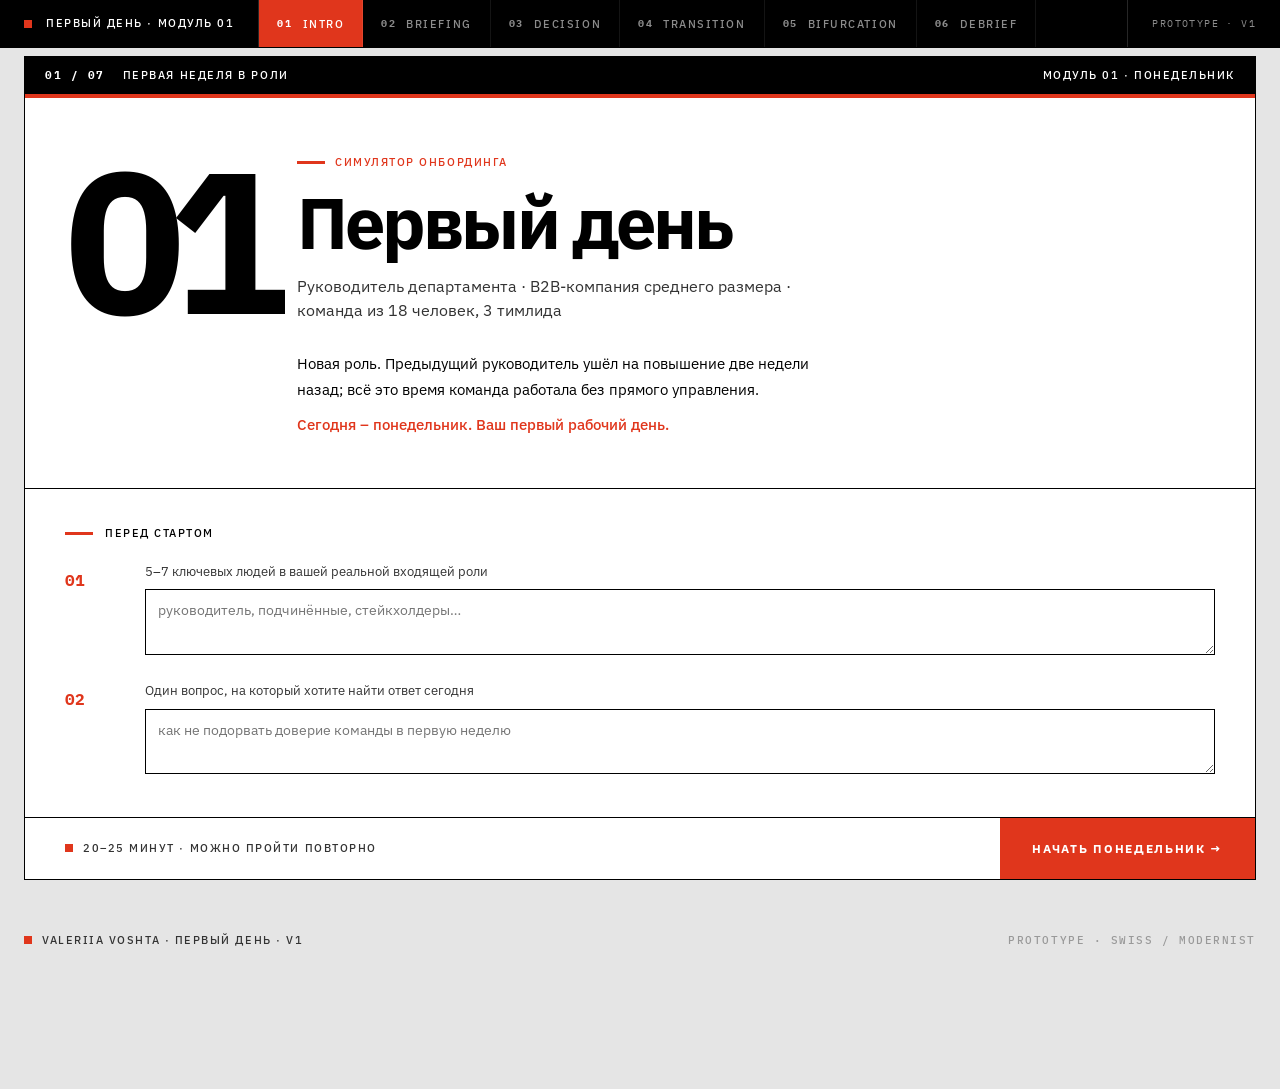
<file: first-day.html>
<!DOCTYPE html>
<html lang="ru">
<head>
<meta charset="UTF-8" />
<meta name="viewport" content="width=device-width, initial-scale=1.0" />
<title>Первый день — симулятор онбординга руководителя</title>
<link rel="preconnect" href="https://fonts.googleapis.com">
<link rel="preconnect" href="https://fonts.gstatic.com" crossorigin>
<link href="https://fonts.googleapis.com/css2?family=IBM+Plex+Mono:wght@400;500;600;700&family=IBM+Plex+Sans:wght@100;200;300;400;500;600;700&display=swap" rel="stylesheet">
<style>
  *, *::before, *::after { box-sizing: border-box; margin: 0; padding: 0; }

  :root {
    --black: #000;
    --white: #FFF;
    --red: #E0361C;
    --red-dark: #B82A13;
    --g-100: #F5F5F5;
    --g-200: #E5E5E5;
    --g-300: #CCCCCC;
    --g-400: #999999;
    --g-700: #333333;
    --font-sans: 'IBM Plex Sans', 'Helvetica Neue', system-ui, sans-serif;
    --font-mono: 'IBM Plex Mono', 'Menlo', monospace;
  }

  html, body {
    background: var(--g-200);
    color: var(--black);
    font-family: var(--font-sans);
    font-size: 14px;
    line-height: 1.55;
    -webkit-font-smoothing: antialiased;
    -moz-osx-font-smoothing: grayscale;
  }

  body {
    min-height: 100vh;
    padding: 56px 24px 120px;
    display: flex;
    flex-direction: column;
    align-items: center;
  }

  /* ── NAVIGATION (sticky top) ─────────────────────── */
  .nav {
    position: fixed;
    top: 0;
    left: 0;
    right: 0;
    height: 48px;
    background: var(--black);
    color: var(--white);
    display: flex;
    align-items: stretch;
    z-index: 100;
    border-bottom: 1px solid var(--black);
  }

  .nav-brand {
    padding: 0 24px;
    display: flex;
    align-items: center;
    gap: 14px;
    font-size: 11px;
    font-weight: 500;
    letter-spacing: 0.14em;
    text-transform: uppercase;
    border-right: 1px solid rgba(255,255,255,0.15);
  }

  .nav-brand .n-dot {
    width: 8px;
    height: 8px;
    background: var(--red);
    display: inline-block;
  }

  .nav-tabs {
    display: flex;
    flex: 1;
  }

  .nav-tab {
    padding: 0 18px;
    display: flex;
    align-items: center;
    gap: 10px;
    color: rgba(255,255,255,0.55);
    font-size: 11px;
    font-weight: 500;
    letter-spacing: 0.14em;
    text-transform: uppercase;
    cursor: pointer;
    border: none;
    background: transparent;
    font-family: inherit;
    border-right: 1px solid rgba(255,255,255,0.08);
    transition: color 0.15s, background 0.15s;
  }

  .nav-tab:hover {
    color: var(--white);
    background: rgba(255,255,255,0.04);
  }

  .nav-tab.active {
    color: var(--white);
    background: var(--red);
  }

  .nav-tab .t-num {
    font-family: var(--font-mono);
    font-weight: 700;
    font-size: 10px;
  }

  .nav-meta {
    padding: 0 24px;
    display: flex;
    align-items: center;
    gap: 16px;
    font-size: 10px;
    font-weight: 400;
    letter-spacing: 0.14em;
    text-transform: uppercase;
    color: rgba(255,255,255,0.55);
    border-left: 1px solid rgba(255,255,255,0.15);
    font-family: var(--font-mono);
  }

  /* ── SCREEN CONTAINER ─────────────────────────────── */
  .stage {
    width: 100%;
    max-width: 1240px;
    display: flex;
    flex-direction: column;
    gap: 0;
  }

  .screen {
    display: none;
    background: var(--white);
    border: 1px solid var(--black);
    animation: screen-in 0.32s cubic-bezier(0.25, 0.5, 0.25, 1);
  }

  .screen.visible { display: block; }

  @keyframes screen-in {
    from { opacity: 0; transform: translateY(6px); }
    to   { opacity: 1; transform: translateY(0); }
  }

  /* ── SHARED ATOMS ─────────────────────────────────── */
  .chrome-top {
    display: flex;
    justify-content: space-between;
    align-items: center;
    padding: 10px 20px;
    background: var(--black);
    color: var(--white);
    font-size: 11px;
    font-weight: 500;
    letter-spacing: 0.14em;
    text-transform: uppercase;
  }

  .chrome-top-left {
    display: flex;
    align-items: center;
    gap: 18px;
  }

  .chrome-top .t-num {
    font-family: var(--font-mono);
    font-weight: 700;
  }

  .red-line { height: 3px; background: var(--red); }
  .red-line-thick { height: 4px; background: var(--red); }

  .mono { font-family: var(--font-mono); font-variant-numeric: tabular-nums; }

  .label-caps {
    font-size: 11px;
    font-weight: 500;
    letter-spacing: 0.14em;
    text-transform: uppercase;
  }

  .btn-primary {
    background: var(--red);
    color: var(--white);
    border: none;
    padding: 16px 32px;
    font-family: var(--font-sans);
    font-size: 12px;
    font-weight: 700;
    letter-spacing: 0.14em;
    text-transform: uppercase;
    cursor: pointer;
    border-radius: 0;
    transition: background 0.15s;
  }
  .btn-primary:hover { background: var(--red-dark); }
  .btn-primary:active { transform: translateY(1px); }

  .btn-secondary {
    background: transparent;
    color: var(--black);
    border: 1px solid var(--black);
    padding: 14px 24px;
    font-family: var(--font-sans);
    font-size: 12px;
    font-weight: 500;
    letter-spacing: 0.14em;
    text-transform: uppercase;
    cursor: pointer;
    border-radius: 0;
    transition: background 0.15s, color 0.15s;
  }
  .btn-secondary:hover { background: var(--black); color: var(--white); }

  /* ────────────────────────────────────────────────────────────────
     SCREEN 01 · INTRO
  ──────────────────────────────────────────────────────────────── */
  .intro-hero {
    display: grid;
    grid-template-columns: 200px 1fr;
    gap: 32px;
    padding: 56px 40px 40px;
    border-bottom: 1px solid var(--black);
  }

  .intro-big-num {
    font-family: var(--font-sans);
    font-size: 200px;
    font-weight: 700;
    line-height: 0.85;
    letter-spacing: -0.08em;
    color: var(--black);
    font-variant-numeric: tabular-nums;
  }

  .intro-pretitle {
    color: var(--red);
    margin-bottom: 16px;
    display: flex;
    align-items: center;
    gap: 10px;
  }
  .intro-pretitle::before {
    content: '';
    width: 28px;
    height: 3px;
    background: var(--red);
    display: inline-block;
  }

  .intro-title {
    font-size: 72px;
    font-weight: 700;
    line-height: 0.98;
    letter-spacing: -0.04em;
    margin-bottom: 16px;
  }

  .intro-sub {
    font-size: 16px;
    color: var(--g-700);
    font-weight: 400;
    max-width: 520px;
    margin-bottom: 28px;
    line-height: 1.55;
  }

  .intro-scene {
    font-size: 15px;
    line-height: 1.7;
    max-width: 560px;
  }
  .intro-scene p { margin-bottom: 10px; }
  .intro-scene .accent { font-weight: 500; color: var(--red); }

  .intro-prework {
    padding: 36px 40px;
    border-bottom: 1px solid var(--black);
  }

  .intro-field {
    display: grid;
    grid-template-columns: 60px 1fr;
    gap: 20px;
    margin-bottom: 20px;
    align-items: start;
  }
  .intro-field:last-child { margin-bottom: 0; }

  .intro-field-num {
    font-family: var(--font-mono);
    font-size: 16px;
    font-weight: 700;
    color: var(--red);
    padding-top: 6px;
    font-variant-numeric: tabular-nums;
  }

  .intro-field label {
    display: block;
    font-size: 13px;
    color: var(--g-700);
    margin-bottom: 8px;
    line-height: 1.5;
  }

  .intro-field textarea {
    width: 100%;
    font-family: var(--font-sans);
    font-size: 14px;
    border: 1px solid var(--black);
    border-radius: 0;
    padding: 10px 12px;
    background: var(--white);
    color: var(--black);
    min-height: 48px;
    resize: vertical;
    line-height: 1.55;
    transition: outline 0.12s;
  }
  .intro-field textarea:focus {
    outline: 2px solid var(--red);
    outline-offset: -2px;
  }

  .intro-cta {
    display: flex;
    justify-content: space-between;
    align-items: stretch;
  }

  .intro-cta-meta {
    padding: 22px 40px;
    display: flex;
    align-items: center;
    gap: 10px;
    font-size: 11px;
    font-weight: 500;
    letter-spacing: 0.14em;
    text-transform: uppercase;
    color: var(--g-700);
  }

  .intro-cta-meta .dot {
    width: 8px;
    height: 8px;
    background: var(--red);
    display: inline-block;
  }

  /* ────────────────────────────────────────────────────────────────
     SCREEN · BRIEFING / DOSSIER
  ──────────────────────────────────────────────────────────────── */
  .bf-letter {
    padding: 36px 40px 32px;
    border-bottom: 1px solid var(--black);
    background: var(--g-100);
    position: relative;
  }
  .bf-letter::before {
    content: '';
    position: absolute;
    top: 0; left: 0; bottom: 0;
    width: 4px;
    background: var(--red);
  }

  .bf-letter-meta {
    display: flex;
    justify-content: space-between;
    align-items: baseline;
    margin-bottom: 14px;
    padding-bottom: 12px;
    border-bottom: 0.5px solid var(--black);
  }

  .bf-letter-from {
    font-size: 11px;
    font-weight: 500;
    letter-spacing: 0.14em;
    text-transform: uppercase;
    color: var(--black);
    font-family: var(--font-mono);
  }

  .bf-letter-time {
    font-size: 11px;
    font-weight: 500;
    letter-spacing: 0.14em;
    color: var(--g-700);
    font-family: var(--font-mono);
  }

  .bf-letter-subject {
    font-size: 22px;
    font-weight: 700;
    letter-spacing: -0.02em;
    color: var(--black);
    margin-bottom: 12px;
    line-height: 1.25;
  }

  .bf-letter-body {
    font-size: 14px;
    line-height: 1.7;
    color: var(--black);
    max-width: 760px;
  }

  .bf-letter-body p + p { margin-top: 8px; }

  /* Dossier sections */
  .bf-section {
    padding: 36px 40px;
    border-bottom: 1px solid var(--black);
  }

  .bf-section-head {
    display: flex;
    align-items: baseline;
    gap: 20px;
    margin-bottom: 28px;
  }

  .bf-section-num {
    font-family: var(--font-mono);
    font-size: 14px;
    font-weight: 700;
    color: var(--red);
    letter-spacing: 0;
  }

  .bf-section-title {
    font-size: 11px;
    font-weight: 500;
    letter-spacing: 0.18em;
    text-transform: uppercase;
    color: var(--black);
  }

  .bf-section-rule {
    flex: 1;
    height: 1px;
    background: var(--black);
    margin-left: 8px;
    margin-bottom: 4px;
  }

  .bf-section-meta {
    font-size: 11px;
    font-weight: 500;
    letter-spacing: 0.14em;
    color: var(--g-700);
    font-family: var(--font-mono);
  }

  /* Team section */
  .bf-team-summary {
    display: grid;
    grid-template-columns: repeat(4, 1fr);
    gap: 0;
    border: 1px solid var(--black);
    margin-bottom: 28px;
  }

  .bf-stat-cell {
    padding: 18px 20px;
    border-right: 1px solid var(--black);
  }
  .bf-stat-cell:last-child { border-right: none; }

  .bf-stat-num {
    font-family: var(--font-sans);
    font-size: 36px;
    font-weight: 700;
    line-height: 1;
    letter-spacing: -0.03em;
    font-variant-numeric: tabular-nums;
    margin-bottom: 8px;
    color: var(--black);
  }

  .bf-stat-label {
    font-size: 10px;
    font-weight: 500;
    letter-spacing: 0.14em;
    text-transform: uppercase;
    color: var(--g-700);
    line-height: 1.4;
  }

  /* Teamlead cards */
  .bf-leads-label {
    font-size: 11px;
    font-weight: 500;
    letter-spacing: 0.14em;
    text-transform: uppercase;
    color: var(--g-700);
    margin-bottom: 16px;
    display: flex;
    align-items: center;
    gap: 12px;
  }
  .bf-leads-label::before {
    content: '';
    width: 20px;
    height: 2px;
    background: var(--red);
  }

  .bf-leads-grid {
    display: grid;
    grid-template-columns: repeat(3, 1fr);
    gap: 0;
    border: 1px solid var(--black);
  }

  .bf-lead-card {
    padding: 20px 22px;
    border-right: 1px solid var(--black);
  }
  .bf-lead-card:last-child { border-right: none; }

  .bf-lead-head {
    display: flex;
    justify-content: space-between;
    align-items: baseline;
    margin-bottom: 12px;
    padding-bottom: 12px;
    border-bottom: 0.5px solid var(--g-300);
  }

  .bf-lead-name {
    font-size: 15px;
    font-weight: 700;
    color: var(--black);
    letter-spacing: -0.01em;
  }

  .bf-lead-role {
    font-size: 11px;
    font-weight: 500;
    letter-spacing: 0.08em;
    color: var(--g-700);
    font-family: var(--font-mono);
    text-transform: uppercase;
  }

  .bf-lead-direction {
    font-size: 13px;
    font-weight: 500;
    color: var(--black);
    margin-bottom: 10px;
    line-height: 1.4;
  }

  .bf-lead-meta {
    display: grid;
    grid-template-columns: auto 1fr;
    gap: 6px 14px;
    font-size: 11px;
    line-height: 1.55;
    color: var(--g-700);
  }

  .bf-lead-meta .lbl {
    font-family: var(--font-mono);
    font-weight: 500;
    letter-spacing: 0.08em;
    text-transform: uppercase;
    color: var(--g-400);
    font-size: 10px;
  }

  .bf-lead-meta .val { color: var(--black); }

  /* Projects table */
  .bf-projects {
    border: 1px solid var(--black);
  }

  .bf-project-row {
    display: grid;
    grid-template-columns: 44px 1fr 140px 120px;
    gap: 16px;
    padding: 16px 20px;
    border-bottom: 0.5px solid var(--g-300);
    align-items: baseline;
  }
  .bf-project-row:last-child { border-bottom: none; }

  .bf-project-row.head {
    background: var(--black);
    color: var(--white);
    font-size: 10px;
    font-weight: 500;
    letter-spacing: 0.14em;
    text-transform: uppercase;
    font-family: var(--font-mono);
    padding: 10px 20px;
    border-bottom: none;
  }

  .bf-project-num {
    font-family: var(--font-mono);
    font-size: 12px;
    font-weight: 700;
    color: var(--red);
    font-variant-numeric: tabular-nums;
  }

  .bf-project-main { }

  .bf-project-title {
    font-size: 14px;
    font-weight: 500;
    color: var(--black);
    margin-bottom: 4px;
    letter-spacing: -0.005em;
  }

  .bf-project-desc {
    font-size: 12px;
    color: var(--g-700);
    line-height: 1.55;
  }

  .bf-project-status {
    font-size: 11px;
    font-weight: 500;
    letter-spacing: 0.08em;
    text-transform: uppercase;
    padding: 3px 8px;
    font-family: var(--font-mono);
    display: inline-block;
    justify-self: start;
  }
  .bf-project-status.ontrack {
    background: var(--g-100);
    color: var(--g-700);
    border: 0.5px solid var(--g-300);
  }
  .bf-project-status.risk {
    background: var(--red);
    color: var(--white);
  }
  .bf-project-status.paused {
    background: var(--black);
    color: var(--white);
  }
  .bf-project-status.new {
    background: var(--white);
    color: var(--black);
    border: 0.5px solid var(--black);
  }

  .bf-project-deadline {
    font-family: var(--font-mono);
    font-size: 12px;
    font-weight: 500;
    color: var(--g-700);
    font-variant-numeric: tabular-nums;
  }
  .bf-project-deadline.urgent { color: var(--red); font-weight: 700; }

  /* Open questions */
  .bf-open {
    margin-top: 28px;
  }

  .bf-open-label {
    font-size: 11px;
    font-weight: 500;
    letter-spacing: 0.14em;
    text-transform: uppercase;
    color: var(--red);
    margin-bottom: 14px;
    display: flex;
    align-items: center;
    gap: 12px;
  }
  .bf-open-label::before {
    content: '';
    width: 20px;
    height: 2px;
    background: var(--red);
  }

  .bf-open-item {
    display: grid;
    grid-template-columns: 44px 1fr auto;
    gap: 16px;
    padding: 14px 0;
    border-bottom: 0.5px solid var(--g-300);
    align-items: baseline;
  }
  .bf-open-item:first-of-type { border-top: 0.5px solid var(--g-300); }

  .bf-open-num {
    font-family: var(--font-mono);
    font-size: 11px;
    font-weight: 700;
    color: var(--black);
    font-variant-numeric: tabular-nums;
    padding: 2px 6px;
    border: 1px solid var(--black);
    justify-self: start;
  }

  .bf-open-text {
    font-size: 14px;
    line-height: 1.55;
    color: var(--black);
  }

  .bf-open-tag {
    font-size: 10px;
    font-weight: 700;
    letter-spacing: 0.14em;
    text-transform: uppercase;
    padding: 3px 8px;
    background: var(--red);
    color: var(--white);
    font-family: var(--font-mono);
    white-space: nowrap;
    align-self: center;
  }

  /* Stakeholders */
  .bf-stakeholders {
    display: grid;
    grid-template-columns: repeat(2, 1fr);
    gap: 0;
    border: 1px solid var(--black);
  }

  .bf-stake-card {
    padding: 18px 22px;
    border-right: 1px solid var(--black);
    border-bottom: 1px solid var(--black);
  }
  .bf-stake-card:nth-child(2n) { border-right: none; }
  .bf-stake-card:nth-last-child(-n+2) { border-bottom: none; }

  .bf-stake-head {
    display: flex;
    justify-content: space-between;
    align-items: baseline;
    margin-bottom: 10px;
  }

  .bf-stake-name {
    font-size: 14px;
    font-weight: 700;
    color: var(--black);
    letter-spacing: -0.01em;
  }

  .bf-stake-tag {
    font-family: var(--font-mono);
    font-size: 10px;
    font-weight: 500;
    letter-spacing: 0.08em;
    text-transform: uppercase;
    color: var(--g-700);
    padding: 2px 8px;
    border: 0.5px solid var(--g-300);
    background: var(--white);
  }
  .bf-stake-tag.ext { background: var(--black); color: var(--white); border-color: var(--black); }

  .bf-stake-role {
    font-size: 12px;
    color: var(--g-700);
    margin-bottom: 8px;
    font-family: var(--font-mono);
    letter-spacing: 0.04em;
  }

  .bf-stake-note {
    font-size: 13px;
    line-height: 1.55;
    color: var(--black);
  }

  /* CTA bar reuse from intro */
  .bf-cta {
    display: flex;
    justify-content: space-between;
    align-items: stretch;
  }

  .bf-cta-meta {
    padding: 22px 40px;
    display: flex;
    align-items: center;
    gap: 14px;
    font-size: 11px;
    font-weight: 500;
    letter-spacing: 0.14em;
    text-transform: uppercase;
    color: var(--g-700);
  }

  .bf-cta-meta .dot {
    width: 8px;
    height: 8px;
    background: var(--red);
    display: inline-block;
  }

  .bf-cta-meta .seg {
    font-family: var(--font-mono);
    font-weight: 700;
    color: var(--black);
  }

  /* Interactive: signal-marking */
  .bf-prompt {
    background: var(--black);
    color: var(--white);
    padding: 16px 40px;
    display: flex;
    justify-content: space-between;
    align-items: center;
    font-size: 12px;
    font-weight: 500;
    letter-spacing: 0.14em;
    text-transform: uppercase;
    border-bottom: 1px solid var(--black);
    position: sticky;
    top: 48px;
    z-index: 50;
  }

  .bf-prompt-text {
    display: flex;
    align-items: center;
    gap: 14px;
  }

  .bf-prompt-text .dot {
    width: 8px;
    height: 8px;
    background: var(--red);
    display: inline-block;
  }

  .bf-prompt-counter {
    display: inline-flex;
    align-items: baseline;
    gap: 6px;
    font-family: var(--font-mono);
    background: var(--white);
    color: var(--black);
    padding: 4px 12px;
    letter-spacing: 0;
  }

  .bf-prompt-counter .num {
    font-weight: 700;
    color: var(--red);
    font-size: 14px;
  }

  .bf-prompt-counter .total {
    color: var(--g-700);
    font-size: 12px;
  }

  .bf-prompt.complete {
    background: var(--red);
  }
  .bf-prompt.complete .dot {
    background: var(--white);
  }

  .bf-prompt.skipped {
    background: var(--g-700);
  }
  .bf-prompt.skipped .dot {
    background: var(--g-400);
  }
  .bf-prompt.skipped .bf-prompt-counter {
    opacity: 0.4;
  }

  /* Marker — checkbox-like square */
  .bf-marker {
    width: 18px;
    height: 18px;
    border: 1.5px solid var(--black);
    background: var(--white);
    cursor: pointer;
    flex-shrink: 0;
    position: relative;
    transition: background 0.12s, transform 0.1s;
    display: inline-block;
    vertical-align: middle;
  }

  .bf-marker:hover {
    background: var(--g-100);
  }

  .bf-marker.checked {
    background: var(--red);
    border-color: var(--red);
  }

  .bf-marker.checked::after {
    content: '';
    position: absolute;
    left: 4px;
    top: 1px;
    width: 5px;
    height: 10px;
    border: solid var(--white);
    border-width: 0 2px 2px 0;
    transform: rotate(45deg);
  }

  .bf-marker.locked {
    opacity: 0.25;
    cursor: not-allowed;
  }
  .bf-marker.locked:hover {
    background: var(--white);
  }

  /* Markable item wrapping */
  .markable {
    position: relative;
    transition: background 0.12s;
  }

  .markable.checked {
    background: rgba(224, 54, 28, 0.04);
    box-shadow: inset 4px 0 0 var(--red);
  }

  .bf-lead-card.markable.checked,
  .bf-stake-card.markable.checked {
    background: rgba(224, 54, 28, 0.04);
  }

  .bf-lead-card.markable .bf-lead-marker,
  .bf-stake-card.markable .bf-stake-marker {
    position: absolute;
    top: 16px;
    right: 18px;
  }

  .bf-project-row.markable .bf-project-marker {
    grid-column: 1;
    margin-right: -8px;
  }

  .bf-open-item.markable .bf-open-marker {
    grid-column: 1;
    margin-right: -8px;
  }

  .bf-lead-card,
  .bf-stake-card {
    position: relative;
  }

  .bf-lead-card.markable {
    padding-right: 50px;
  }
  .bf-stake-card.markable {
    padding-right: 56px;
  }

  /* Project / open rows: insert marker as first column */
  .bf-project-row.markable {
    grid-template-columns: 28px 1fr 140px 120px;
  }
  .bf-project-row.head.markable {
    grid-template-columns: 28px 1fr 140px 120px;
  }

  .bf-open-item.markable {
    grid-template-columns: 28px 44px 1fr auto;
  }

  /* Skip link */
  .bf-skip {
    font-size: 11px;
    color: rgba(255,255,255,0.6);
    background: transparent;
    border: none;
    cursor: pointer;
    font-family: inherit;
    letter-spacing: 0.14em;
    text-transform: uppercase;
    text-decoration: underline;
    text-decoration-thickness: 0.5px;
    text-underline-offset: 4px;
    padding: 4px 0;
    margin-left: 14px;
    transition: color 0.15s;
  }
  .bf-skip:hover { color: var(--white); }

  /* CTA disabled state */
  .btn-primary:disabled {
    background: var(--g-300);
    color: var(--g-700);
    cursor: not-allowed;
  }
  .btn-primary:disabled:hover { background: var(--g-300); }

  /* ────────────────────────────────────────────────────────────────
     SCREEN 02 · DECISION (3 columns)
  ──────────────────────────────────────────────────────────────── */
  .dec-metrics-bar {
    display: flex;
    justify-content: flex-end;
    gap: 28px;
    padding: 10px 20px;
    border-bottom: 1px solid var(--black);
    font-size: 11px;
    font-weight: 500;
    letter-spacing: 0.1em;
    text-transform: uppercase;
    color: var(--g-700);
    background: var(--white);
  }

  .dec-metric {
    display: inline-flex;
    gap: 8px;
    align-items: baseline;
  }
  .dec-metric .val {
    font-family: var(--font-mono);
    font-weight: 700;
    color: var(--black);
    font-variant-numeric: tabular-nums;
    letter-spacing: 0;
  }

  .dec-grid {
    display: grid;
    grid-template-columns: 200px 1fr 180px;
    min-height: 540px;
  }

  .dec-col {
    padding: 18px 16px;
  }

  .dec-col-label {
    font-size: 10px;
    font-weight: 500;
    letter-spacing: 0.14em;
    text-transform: uppercase;
    color: var(--g-400);
    margin-bottom: 16px;
  }

  /* Inbox (left) */
  .dec-inbox { border-right: 1px solid var(--black); }

  .dec-inbox-item {
    display: grid;
    grid-template-columns: 22px 1fr;
    gap: 10px;
    padding: 10px 0;
    border-bottom: 0.5px solid var(--g-300);
    align-items: baseline;
    position: relative;
    cursor: default;
  }
  .dec-inbox-item:last-child { border-bottom: none; }

  .dec-inbox-num {
    font-family: var(--font-mono);
    font-size: 10px;
    font-weight: 500;
    color: var(--g-400);
    font-variant-numeric: tabular-nums;
  }

  .dec-inbox-item.active {
    padding-left: 12px;
    margin-left: -14px;
  }
  .dec-inbox-item.active::before {
    content: '';
    position: absolute;
    left: 0;
    top: 10px;
    bottom: 10px;
    width: 3px;
    background: var(--red);
  }
  .dec-inbox-item.active .dec-inbox-sender { font-weight: 700; }
  .dec-inbox-item.active .dec-inbox-num { color: var(--black); }

  .dec-inbox-sender {
    font-size: 12px;
    font-weight: 500;
    color: var(--black);
    margin-bottom: 2px;
    line-height: 1.3;
  }

  .dec-inbox-subject {
    font-size: 11px;
    color: var(--g-700);
    line-height: 1.4;
  }

  .dec-inbox-unread::after {
    content: '';
    position: absolute;
    right: 0;
    top: 13px;
    width: 6px;
    height: 6px;
    background: var(--red);
  }

  /* Middle column */
  .dec-main {
    padding: 24px 28px 28px;
    display: flex;
    flex-direction: column;
  }

  .dec-email-head {
    display: flex;
    justify-content: space-between;
    align-items: flex-start;
    padding-bottom: 14px;
    border-bottom: 1px solid var(--black);
    margin-bottom: 16px;
  }

  .dec-email-title {
    font-size: 20px;
    font-weight: 700;
    letter-spacing: -0.02em;
    line-height: 1.2;
    margin-bottom: 6px;
  }

  .dec-email-meta {
    font-size: 11px;
    color: var(--g-700);
    letter-spacing: 0.04em;
    text-transform: uppercase;
    font-weight: 500;
    font-family: var(--font-mono);
  }

  .dec-email-badge {
    font-size: 10px;
    font-weight: 700;
    letter-spacing: 0.14em;
    text-transform: uppercase;
    background: var(--red);
    color: var(--white);
    padding: 5px 10px;
    white-space: nowrap;
    margin-left: 16px;
  }

  .dec-email-body {
    font-size: 14px;
    line-height: 1.7;
    color: var(--black);
    padding-bottom: 20px;
    border-bottom: 1px solid var(--black);
  }

  .dec-options {
    margin-top: 20px;
    flex: 1;
  }

  .dec-options-label {
    font-size: 11px;
    font-weight: 500;
    letter-spacing: 0.14em;
    text-transform: uppercase;
    margin-bottom: 14px;
  }

  .dec-opt {
    display: grid;
    grid-template-columns: 32px 1fr 20px;
    gap: 10px;
    padding: 14px 0;
    border-bottom: 0.5px solid var(--g-300);
    cursor: pointer;
    align-items: baseline;
    transition: padding-left 0.15s, background 0.12s;
    background: transparent;
    border-left: 0;
    border-right: 0;
    border-top: 0;
    width: 100%;
    text-align: left;
    font-family: inherit;
  }
  .dec-opt:first-of-type { border-top: 0.5px solid var(--g-300); }
  .dec-opt:hover {
    padding-left: 6px;
    background: var(--g-100);
  }
  .dec-opt.selected { background: var(--white); }
  .dec-opt.selected .dec-opt-num {
    background: var(--red);
    color: var(--white);
    border-color: var(--red);
  }
  .dec-opt.selected .dec-opt-arrow { color: var(--red); }
  .dec-opt.disabled {
    opacity: 0.35;
    cursor: not-allowed;
    pointer-events: none;
  }

  .dec-opt-num {
    font-family: var(--font-mono);
    font-size: 11px;
    font-weight: 700;
    color: var(--black);
    font-variant-numeric: tabular-nums;
    padding: 2px 6px;
    border: 1px solid var(--black);
    display: inline-block;
    text-align: center;
    letter-spacing: 0;
    transition: all 0.15s;
  }

  .dec-opt-text {
    font-size: 14px;
    line-height: 1.5;
    color: var(--black);
    font-weight: 400;
  }

  .dec-opt-arrow {
    font-size: 16px;
    color: var(--g-400);
    font-weight: 700;
    justify-self: end;
    transition: color 0.15s;
  }

  /* Feedback */
  .dec-fb {
    display: none;
    margin-top: 18px;
    padding: 18px 20px;
    background: var(--g-100);
    border-left: 3px solid var(--black);
    animation: fb-in 0.3s cubic-bezier(0.25, 0.5, 0.25, 1);
  }
  .dec-fb.active { display: block; }

  @keyframes fb-in {
    from { opacity: 0; transform: translateY(4px); }
    to   { opacity: 1; transform: translateY(0); }
  }

  .dec-fb-head {
    font-size: 10px;
    font-weight: 500;
    letter-spacing: 0.14em;
    text-transform: uppercase;
    color: var(--g-400);
    margin-bottom: 10px;
  }

  .dec-fb-consq {
    font-size: 14px;
    line-height: 1.7;
    color: var(--black);
    margin-bottom: 16px;
  }

  .dec-fb-row {
    display: flex;
    gap: 18px;
    flex-wrap: wrap;
    margin-bottom: 14px;
  }

  .dec-fb-delta-item {
    font-size: 11px;
    font-weight: 500;
    letter-spacing: 0.08em;
    text-transform: uppercase;
    display: inline-flex;
    gap: 6px;
    align-items: baseline;
  }
  .dec-fb-delta-item .lbl { color: var(--g-400); }
  .dec-fb-delta-item .dlt {
    font-family: var(--font-mono);
    font-weight: 700;
    font-variant-numeric: tabular-nums;
  }
  .dec-fb-delta-item .dlt.pos { color: var(--black); }
  .dec-fb-delta-item .dlt.neg { color: var(--red); }
  .dec-fb-delta-item .dlt.zero { color: var(--g-400); }

  .dec-fb-theory {
    font-size: 12px;
    padding-top: 14px;
    border-top: 1px solid var(--black);
    color: var(--g-700);
    line-height: 1.6;
  }
  .dec-fb-theory b {
    color: var(--red);
    font-weight: 500;
    letter-spacing: 0.14em;
    text-transform: uppercase;
    font-size: 10px;
    margin-right: 10px;
  }

  .dec-fb-actions {
    display: flex;
    gap: 12px;
    margin-top: 18px;
    align-items: center;
  }

  .dec-fb-reset {
    font-size: 11px;
    letter-spacing: 0.14em;
    text-transform: uppercase;
    color: var(--black);
    cursor: pointer;
    background: transparent;
    border: none;
    padding: 6px 0;
    font-family: inherit;
    border-bottom: 1px solid var(--black);
    font-weight: 500;
  }
  .dec-fb-reset:hover { color: var(--red); border-bottom-color: var(--red); }

  .dec-fb-continue {
    background: var(--black);
    color: var(--white);
    border: none;
    padding: 10px 18px;
    font-family: inherit;
    font-size: 11px;
    font-weight: 700;
    letter-spacing: 0.14em;
    text-transform: uppercase;
    cursor: pointer;
    border-radius: 0;
    margin-left: auto;
  }
  .dec-fb-continue:hover { background: var(--red); }

  /* Calendar (right) */
  .dec-cal { border-left: 1px solid var(--black); }

  .dec-cal-item {
    padding: 12px 0;
    border-bottom: 0.5px solid var(--g-300);
    position: relative;
  }
  .dec-cal-item:last-child { border-bottom: none; }

  .dec-cal-time {
    font-family: var(--font-mono);
    font-size: 11px;
    font-weight: 700;
    color: var(--black);
    font-variant-numeric: tabular-nums;
    margin-bottom: 3px;
  }

  .dec-cal-title {
    font-size: 11px;
    color: var(--g-700);
    line-height: 1.4;
  }

  .dec-cal-item.past .dec-cal-time,
  .dec-cal-item.past .dec-cal-title {
    color: var(--g-400);
    text-decoration: line-through;
    text-decoration-thickness: 0.5px;
  }

  .dec-cal-item.next {
    padding-left: 10px;
    margin-left: -12px;
    border-left: 3px solid var(--red);
  }

  /* ────────────────────────────────────────────────────────────────
     SCREEN 03 · TIME TRANSITION
  ──────────────────────────────────────────────────────────────── */
  .tr-top {
    display: flex;
    justify-content: space-between;
    align-items: center;
    padding: 10px 20px;
    background: var(--black);
    color: var(--white);
    font-size: 11px;
    font-weight: 500;
    letter-spacing: 0.14em;
    text-transform: uppercase;
  }
  .tr-top .mono { font-family: var(--font-mono); font-weight: 700; }

  .tr-body {
    padding: 80px 80px 60px;
    display: grid;
    grid-template-columns: 1fr auto 1fr;
    gap: 40px;
    align-items: center;
  }

  .tr-time-from, .tr-time-to {
    font-family: var(--font-sans);
    font-size: 92px;
    font-weight: 700;
    line-height: 0.9;
    letter-spacing: -0.05em;
    font-variant-numeric: tabular-nums;
  }

  .tr-time-from { color: var(--g-400); text-align: right; }
  .tr-time-to { color: var(--black); text-align: left; }

  .tr-arrow {
    display: flex;
    flex-direction: column;
    align-items: center;
    gap: 4px;
  }

  .tr-arrow-line {
    width: 96px;
    height: 3px;
    background: var(--red);
    position: relative;
  }
  .tr-arrow-line::after {
    content: '';
    position: absolute;
    right: -2px;
    top: -8px;
    width: 0;
    height: 0;
    border-left: 16px solid var(--red);
    border-top: 10px solid transparent;
    border-bottom: 10px solid transparent;
  }

  .tr-arrow-label {
    font-size: 10px;
    font-weight: 500;
    letter-spacing: 0.14em;
    text-transform: uppercase;
    color: var(--g-700);
    font-family: var(--font-mono);
    margin-top: 6px;
  }

  .tr-connector {
    padding: 0 80px 48px;
  }

  .tr-connector-rule {
    width: 60px;
    height: 1px;
    background: var(--black);
    margin-bottom: 28px;
  }

  .tr-connector-label {
    font-size: 11px;
    font-weight: 500;
    letter-spacing: 0.14em;
    text-transform: uppercase;
    color: var(--red);
    margin-bottom: 12px;
  }

  .tr-connector-text {
    font-size: 22px;
    font-weight: 400;
    line-height: 1.4;
    color: var(--black);
    max-width: 680px;
    letter-spacing: -0.01em;
  }

  .tr-cta-bar {
    border-top: 1px solid var(--black);
    display: flex;
    justify-content: space-between;
    align-items: stretch;
  }

  .tr-cta-meta {
    padding: 20px 40px;
    display: flex;
    align-items: center;
    gap: 14px;
    font-size: 11px;
    font-weight: 500;
    letter-spacing: 0.14em;
    text-transform: uppercase;
    color: var(--g-700);
  }

  .tr-cta-meta .seg {
    font-family: var(--font-mono);
    font-weight: 700;
    color: var(--black);
    font-variant-numeric: tabular-nums;
  }

  /* ────────────────────────────────────────────────────────────────
     SCREEN 04 · BIFURCATION PAUSE
  ──────────────────────────────────────────────────────────────── */
  .pause-top {
    display: flex;
    justify-content: space-between;
    align-items: center;
    padding: 10px 20px;
    background: var(--red);
    color: var(--white);
    font-size: 11px;
    font-weight: 500;
    letter-spacing: 0.14em;
    text-transform: uppercase;
  }
  .pause-top .mono { font-family: var(--font-mono); font-weight: 700; }

  .pause-top-badge {
    font-size: 10px;
    background: var(--white);
    color: var(--red);
    padding: 4px 10px;
    font-weight: 700;
    letter-spacing: 0.14em;
  }

  .pause-body {
    padding: 60px 100px 40px;
  }

  .pause-moment-label {
    font-size: 11px;
    font-weight: 500;
    letter-spacing: 0.24em;
    text-transform: uppercase;
    color: var(--red);
    margin-bottom: 24px;
    display: flex;
    align-items: center;
    gap: 14px;
  }
  .pause-moment-label::before {
    content: '';
    width: 36px;
    height: 3px;
    background: var(--red);
    display: inline-block;
  }

  .pause-scene {
    font-size: 18px;
    line-height: 1.65;
    color: var(--black);
    max-width: 820px;
    margin-bottom: 40px;
    letter-spacing: -0.005em;
  }
  .pause-scene p { margin-bottom: 14px; }
  .pause-scene p:last-child { margin-bottom: 0; }
  .pause-scene strong { font-weight: 500; }

  .pause-q {
    font-size: 14px;
    font-weight: 500;
    letter-spacing: 0.14em;
    text-transform: uppercase;
    padding: 18px 0;
    border-top: 1px solid var(--black);
    border-bottom: 1px solid var(--black);
    margin-bottom: 0;
  }

  .pause-opts { }

  .pause-opt {
    display: grid;
    grid-template-columns: 48px 1fr 24px;
    gap: 16px;
    padding: 24px 0;
    border-bottom: 1px solid var(--g-300);
    cursor: pointer;
    background: transparent;
    border-left: 0;
    border-right: 0;
    border-top: 0;
    width: 100%;
    text-align: left;
    font-family: inherit;
    transition: padding-left 0.2s, background 0.2s;
    align-items: start;
  }
  .pause-opt:last-child { border-bottom: 1px solid var(--black); }
  .pause-opt:hover {
    padding-left: 8px;
    background: var(--g-100);
  }
  .pause-opt.selected .pause-opt-num {
    background: var(--red);
    color: var(--white);
    border-color: var(--red);
  }
  .pause-opt.selected .pause-opt-arrow { color: var(--red); }
  .pause-opt.disabled { opacity: 0.35; pointer-events: none; }

  .pause-opt-num {
    font-family: var(--font-mono);
    font-size: 13px;
    font-weight: 700;
    padding: 4px 8px;
    border: 1px solid var(--black);
    text-align: center;
    align-self: start;
    font-variant-numeric: tabular-nums;
  }

  .pause-opt-content { }

  .pause-opt-title {
    font-size: 16px;
    font-weight: 700;
    color: var(--black);
    margin-bottom: 6px;
    letter-spacing: -0.01em;
  }

  .pause-opt-desc {
    font-size: 14px;
    line-height: 1.6;
    color: var(--g-700);
    font-weight: 400;
  }

  .pause-opt-desc em {
    font-style: italic;
    color: var(--black);
  }

  .pause-opt-arrow {
    font-size: 20px;
    color: var(--g-400);
    font-weight: 700;
    transition: color 0.15s;
    justify-self: end;
    padding-top: 2px;
  }

  .pause-foot {
    padding: 16px 20px;
    background: var(--black);
    color: var(--white);
    text-align: center;
    font-size: 11px;
    font-weight: 500;
    letter-spacing: 0.18em;
    text-transform: uppercase;
    display: flex;
    justify-content: center;
    align-items: center;
    gap: 12px;
  }
  .pause-foot .dot { width: 6px; height: 6px; background: var(--red); display: inline-block; }

  /* Pause feedback */
  .pause-fb {
    display: none;
    padding: 30px 100px 40px;
    background: var(--g-100);
    border-top: 3px solid var(--red);
    animation: fb-in 0.35s cubic-bezier(0.25, 0.5, 0.25, 1);
  }
  .pause-fb.active { display: block; }

  .pause-fb-row {
    display: grid;
    grid-template-columns: 200px 1fr;
    gap: 32px;
    margin-bottom: 20px;
  }

  .pause-fb-col-label {
    font-size: 11px;
    font-weight: 500;
    letter-spacing: 0.14em;
    text-transform: uppercase;
    color: var(--red);
    padding-top: 2px;
  }

  .pause-fb-content {
    font-size: 15px;
    line-height: 1.7;
    color: var(--black);
  }

  .pause-fb-content em { font-style: italic; color: var(--g-700); }

  .pause-fb-metrics {
    display: flex;
    gap: 20px;
    padding: 16px 0;
    border-top: 1px solid var(--black);
    margin-top: 8px;
  }

  .pause-fb-actions {
    display: flex;
    justify-content: flex-end;
    margin-top: 20px;
  }

  /* ────────────────────────────────────────────────────────────────
     SCREEN 05 · DEBRIEF
  ──────────────────────────────────────────────────────────────── */
  .db-hero {
    padding: 56px 40px 40px;
    border-bottom: 1px solid var(--black);
    display: grid;
    grid-template-columns: 1fr auto;
    gap: 40px;
    align-items: end;
  }

  .db-hero-pretitle {
    color: var(--red);
    margin-bottom: 20px;
    display: flex;
    align-items: center;
    gap: 12px;
  }
  .db-hero-pretitle::before {
    content: '';
    width: 36px;
    height: 3px;
    background: var(--red);
    display: inline-block;
  }

  .db-hero-title {
    font-size: 72px;
    font-weight: 700;
    line-height: 0.98;
    letter-spacing: -0.04em;
    color: var(--black);
  }

  .db-hero-title em {
    font-style: normal;
    color: var(--red);
  }

  .db-hero-meta {
    text-align: right;
    font-family: var(--font-mono);
  }

  .db-hero-meta-num {
    font-size: 72px;
    font-weight: 700;
    line-height: 1;
    letter-spacing: -0.04em;
    color: var(--black);
    font-variant-numeric: tabular-nums;
  }

  .db-hero-meta-label {
    font-size: 11px;
    font-weight: 500;
    letter-spacing: 0.14em;
    text-transform: uppercase;
    color: var(--g-700);
    margin-top: 8px;
    font-family: var(--font-sans);
  }

  /* Metrics section */
  .db-metrics {
    padding: 36px 40px;
    border-bottom: 1px solid var(--black);
  }

  .db-sec-head {
    display: flex;
    align-items: center;
    gap: 14px;
    margin-bottom: 28px;
  }
  .db-sec-head-rule {
    width: 36px;
    height: 3px;
    background: var(--red);
  }
  .db-sec-head-label {
    font-size: 11px;
    font-weight: 500;
    letter-spacing: 0.14em;
    text-transform: uppercase;
  }

  .db-metrics-grid {
    display: grid;
    grid-template-columns: 460px 1fr;
    gap: 40px;
    align-items: center;
  }

  .db-radar { display: block; max-width: 100%; height: auto; }

  .db-scores {
    display: flex;
    flex-direction: column;
    gap: 14px;
  }

  .db-score-row {
    display: grid;
    grid-template-columns: 32px 1fr auto 220px;
    gap: 18px;
    align-items: center;
    padding-bottom: 14px;
    border-bottom: 0.5px solid var(--g-300);
  }
  .db-score-row:last-child { border-bottom: none; }

  .db-score-num {
    font-family: var(--font-mono);
    font-size: 12px;
    font-weight: 700;
    color: var(--red);
    letter-spacing: 0;
    font-variant-numeric: tabular-nums;
  }

  .db-score-label {
    font-size: 14px;
    font-weight: 500;
    color: var(--black);
  }

  .db-score-value {
    font-family: var(--font-mono);
    font-size: 22px;
    font-weight: 700;
    color: var(--black);
    font-variant-numeric: tabular-nums;
    letter-spacing: 0;
  }
  .db-score-value .denom { color: var(--g-400); font-weight: 400; }

  .db-score-note {
    font-size: 12px;
    color: var(--g-700);
    font-style: italic;
    line-height: 1.4;
    text-align: right;
  }

  /* Narrative section */
  .db-narr {
    padding: 36px 40px;
    border-bottom: 1px solid var(--black);
  }

  .db-narr-grid {
    display: grid;
    grid-template-columns: 1fr 1fr;
    gap: 0;
    border: 1px solid var(--black);
  }

  .db-narr-card {
    padding: 24px 28px;
    position: relative;
  }
  .db-narr-card + .db-narr-card { border-left: 1px solid var(--black); }

  .db-narr-label {
    font-size: 11px;
    font-weight: 500;
    letter-spacing: 0.14em;
    text-transform: uppercase;
    color: var(--red);
    margin-bottom: 14px;
    display: flex;
    align-items: center;
    gap: 10px;
  }
  .db-narr-label::before {
    content: '';
    width: 20px;
    height: 2px;
    background: var(--red);
  }

  .db-narr-body {
    font-size: 14px;
    line-height: 1.7;
    color: var(--black);
  }

  /* STARS section */
  .db-stars {
    padding: 36px 40px;
    border-bottom: 1px solid var(--black);
  }

  .db-stars-table {
    display: grid;
    grid-template-columns: 220px 1fr;
    gap: 0;
    border-top: 1px solid var(--black);
  }

  .db-stars-row {
    display: contents;
  }

  .db-stars-cell {
    padding: 16px 20px;
    border-bottom: 0.5px solid var(--g-300);
    font-size: 14px;
    line-height: 1.6;
  }

  .db-stars-cell.label {
    background: var(--g-100);
    font-size: 11px;
    font-weight: 500;
    letter-spacing: 0.14em;
    text-transform: uppercase;
    color: var(--g-700);
    font-family: var(--font-mono);
  }

  .db-stars-type-tag {
    display: inline-block;
    background: var(--black);
    color: var(--white);
    font-size: 11px;
    font-weight: 700;
    letter-spacing: 0.14em;
    text-transform: uppercase;
    padding: 4px 10px;
    margin-right: 10px;
  }

  /* Bets vs reality */
  .db-bets {
    padding: 36px 40px;
    border-bottom: 1px solid var(--black);
  }

  .db-bets-intro {
    font-size: 14px;
    line-height: 1.65;
    color: var(--g-700);
    margin-bottom: 24px;
    max-width: 720px;
  }

  .db-bets-grid {
    display: grid;
    grid-template-columns: repeat(3, 1fr);
    gap: 0;
    border: 1px solid var(--black);
  }

  .db-bet-card {
    padding: 18px 20px;
    border-right: 1px solid var(--black);
    display: flex;
    flex-direction: column;
    gap: 10px;
  }
  .db-bet-card:last-child { border-right: none; }

  .db-bet-head {
    display: flex;
    justify-content: space-between;
    align-items: baseline;
    gap: 10px;
  }

  .db-bet-cat {
    font-family: var(--font-mono);
    font-size: 10px;
    font-weight: 500;
    letter-spacing: 0.14em;
    text-transform: uppercase;
    color: var(--g-400);
  }

  .db-bet-verdict {
    font-family: var(--font-mono);
    font-size: 10px;
    font-weight: 700;
    letter-spacing: 0.12em;
    text-transform: uppercase;
    padding: 3px 8px;
    white-space: nowrap;
  }
  .db-bet-verdict.confirm { background: var(--black); color: var(--white); }
  .db-bet-verdict.partial { background: var(--white); color: var(--black); border: 0.5px solid var(--black); }
  .db-bet-verdict.delayed { background: var(--g-100); color: var(--g-700); border: 0.5px solid var(--g-300); }
  .db-bet-verdict.lower   { background: var(--g-100); color: var(--g-400); border: 0.5px solid var(--g-300); }
  .db-bet-verdict.missed  { background: var(--red); color: var(--white); }

  .db-bet-name {
    font-size: 14px;
    font-weight: 700;
    color: var(--black);
    line-height: 1.3;
    letter-spacing: -0.01em;
  }

  .db-bet-text {
    font-size: 12px;
    line-height: 1.6;
    color: var(--g-700);
  }

  .db-bets-missed-block {
    margin-top: 28px;
  }

  .db-bets-missed-label {
    font-size: 11px;
    font-weight: 500;
    letter-spacing: 0.14em;
    text-transform: uppercase;
    color: var(--red);
    margin-bottom: 14px;
    display: flex;
    align-items: center;
    gap: 12px;
  }
  .db-bets-missed-label::before {
    content: '';
    width: 20px;
    height: 2px;
    background: var(--red);
  }

  .db-bets-summary {
    font-size: 13px;
    line-height: 1.7;
    color: var(--black);
    padding: 16px 20px;
    background: var(--g-100);
    border-left: 3px solid var(--black);
    margin-top: 20px;
  }
  .db-bets-summary strong { font-weight: 500; color: var(--red); }

  /* Bifurcation rewind */
  .db-bif {
    padding: 36px 40px;
    border-bottom: 1px solid var(--black);
  }

  .db-bif-card {
    border: 1px solid var(--black);
    padding: 24px 28px;
    border-left: 6px solid var(--red);
    background: var(--white);
  }

  .db-bif-head-row {
    display: flex;
    justify-content: space-between;
    align-items: baseline;
    margin-bottom: 14px;
    padding-bottom: 12px;
    border-bottom: 0.5px solid var(--g-300);
  }

  .db-bif-ep {
    font-size: 11px;
    font-weight: 500;
    letter-spacing: 0.14em;
    text-transform: uppercase;
    color: var(--red);
  }

  .db-bif-type {
    font-family: var(--font-mono);
    font-size: 11px;
    font-weight: 500;
    letter-spacing: 0.08em;
    color: var(--g-700);
    text-transform: uppercase;
  }

  .db-bif-body {
    font-size: 14px;
    line-height: 1.75;
    color: var(--black);
  }
  .db-bif-body p + p { margin-top: 12px; }
  .db-bif-body em {
    font-style: normal;
    background: var(--g-100);
    padding: 1px 6px;
    font-weight: 500;
  }
  .db-bif-body .alt {
    font-style: normal;
    color: var(--red);
    font-weight: 500;
  }

  /* Footer actions */
  .db-foot {
    display: grid;
    grid-template-columns: 1fr 1fr 1fr;
    gap: 0;
  }

  .db-foot-btn {
    padding: 22px 24px;
    background: var(--white);
    border: none;
    border-right: 1px solid var(--black);
    text-align: left;
    cursor: pointer;
    font-family: inherit;
    transition: background 0.15s, color 0.15s;
  }
  .db-foot-btn:last-child { border-right: none; }
  .db-foot-btn:hover { background: var(--g-100); }
  .db-foot-btn.primary { background: var(--black); color: var(--white); }
  .db-foot-btn.primary:hover { background: var(--red); }

  .db-foot-label {
    font-size: 11px;
    font-weight: 500;
    letter-spacing: 0.14em;
    text-transform: uppercase;
    opacity: 0.6;
    margin-bottom: 6px;
  }
  .db-foot-btn.primary .db-foot-label { color: #F7B8AE; opacity: 1; }

  .db-foot-text {
    font-size: 14px;
    font-weight: 500;
    display: flex;
    justify-content: space-between;
    align-items: baseline;
  }
  .db-foot-text .arrow { font-weight: 700; }

  /* ────────────────────────────────────────────────────────────────
     FOOTER / META
  ──────────────────────────────────────────────────────────────── */
  .page-foot {
    width: 100%;
    max-width: 1240px;
    margin-top: 32px;
    padding: 20px 0;
    display: flex;
    justify-content: space-between;
    align-items: center;
    font-size: 11px;
    font-weight: 500;
    letter-spacing: 0.14em;
    text-transform: uppercase;
    color: var(--g-700);
  }

  .page-foot .brand {
    display: flex;
    align-items: center;
    gap: 10px;
  }
  .page-foot .dot {
    width: 8px;
    height: 8px;
    background: var(--red);
  }

  /* ────────────────────────────────────────────────────────────────
     RESPONSIVE
  ──────────────────────────────────────────────────────────────── */
  @media (max-width: 900px) {
    body { padding: 100px 12px 80px; }
    .nav { height: auto; flex-wrap: wrap; }
    .nav-brand, .nav-meta { width: 100%; }
    .nav-tabs { width: 100%; overflow-x: auto; }
    .nav-tab { padding: 10px 12px; flex-shrink: 0; }
    .intro-hero { grid-template-columns: 1fr; padding: 32px 20px; }
    .intro-big-num { font-size: 120px; }
    .intro-title { font-size: 44px; }
    .intro-prework { padding: 24px 20px; }
    .intro-cta { flex-direction: column; }
    .intro-cta-meta { padding: 16px 20px; }
    .dec-grid { grid-template-columns: 1fr; }
    .dec-inbox, .dec-cal { border: none; border-bottom: 1px solid var(--black); }
    .tr-body { padding: 40px 20px; grid-template-columns: 1fr; text-align: center; }
    .tr-time-from, .tr-time-to { text-align: center; font-size: 64px; }
    .tr-connector { padding: 0 20px 32px; }
    .pause-body { padding: 32px 20px; }
    .pause-fb { padding: 24px 20px; }
    .pause-fb-row { grid-template-columns: 1fr; gap: 12px; }
    .pause-scene { font-size: 16px; }
    .db-hero { grid-template-columns: 1fr; padding: 32px 20px; }
    .db-hero-title { font-size: 44px; }
    .db-metrics, .db-narr, .db-stars, .db-bif { padding: 24px 20px; }
    .db-bets { padding: 24px 20px; }
    .db-bets-grid { grid-template-columns: 1fr; }
    .db-bet-card { border-right: none; border-bottom: 1px solid var(--black); }
    .db-bet-card:last-child { border-bottom: none; }
    .db-metrics-grid { grid-template-columns: 1fr; }
    .db-narr-grid { grid-template-columns: 1fr; }
    .db-narr-card + .db-narr-card { border-left: none; border-top: 1px solid var(--black); }
    .db-stars-table { grid-template-columns: 1fr; }
    .db-score-row { grid-template-columns: 28px 1fr auto; }
    .db-score-note { grid-column: 1 / -1; text-align: left; padding-top: 4px; }
    .db-foot { grid-template-columns: 1fr; }
    .db-foot-btn { border-right: none; border-bottom: 1px solid var(--black); }
    .bf-letter, .bf-section { padding: 24px 20px; }
    .bf-team-summary { grid-template-columns: repeat(2, 1fr); }
    .bf-stat-cell { border-bottom: 1px solid var(--black); }
    .bf-stat-cell:nth-child(2n) { border-right: none; }
    .bf-stat-cell:nth-last-child(-n+2) { border-bottom: none; }
    .bf-leads-grid { grid-template-columns: 1fr; }
    .bf-lead-card { border-right: none; border-bottom: 1px solid var(--black); }
    .bf-lead-card:last-child { border-bottom: none; }
    .bf-project-row, .bf-project-row.head { grid-template-columns: 32px 1fr; gap: 10px; padding: 14px 16px; }
    .bf-project-row.head span:nth-child(3), .bf-project-row.head span:nth-child(4) { display: none; }
    .bf-project-row .bf-project-status,
    .bf-project-row .bf-project-deadline { grid-column: 2 / -1; justify-self: start; margin-top: 6px; }
    .bf-stakeholders { grid-template-columns: 1fr; }
    .bf-stake-card { border-right: none; }
    .bf-cta { flex-direction: column; align-items: stretch; }
    .bf-cta-meta { padding: 16px 20px; flex-wrap: wrap; }
  }
</style>
</head>
<body>

<!-- ───── NAVIGATION ───── -->
<nav class="nav">
  <div class="nav-brand">
    <span class="n-dot"></span>
    <span>Первый день · Модуль 01</span>
  </div>
  <div class="nav-tabs" role="tablist">
    <button class="nav-tab active" data-screen="intro" role="tab">
      <span class="t-num">01</span><span>Intro</span>
    </button>
    <button class="nav-tab" data-screen="briefing" role="tab">
      <span class="t-num">02</span><span>Briefing</span>
    </button>
    <button class="nav-tab" data-screen="decision" role="tab">
      <span class="t-num">03</span><span>Decision</span>
    </button>
    <button class="nav-tab" data-screen="transition" role="tab">
      <span class="t-num">04</span><span>Transition</span>
    </button>
    <button class="nav-tab" data-screen="pause" role="tab">
      <span class="t-num">05</span><span>Bifurcation</span>
    </button>
    <button class="nav-tab" data-screen="debrief" role="tab">
      <span class="t-num">06</span><span>Debrief</span>
    </button>
  </div>
  <div class="nav-meta">
    <span>PROTOTYPE · V1</span>
  </div>
</nav>

<main class="stage">

<!-- ═════════════════════════════════════════════════════════════
     01 · INTRO
════════════════════════════════════════════════════════════════ -->
<section class="screen visible" id="screen-intro">
  <div class="chrome-top">
    <div class="chrome-top-left">
      <span class="t-num">01 / 07</span>
      <span>Первая неделя в роли</span>
    </div>
    <span>Модуль 01 · Понедельник</span>
  </div>
  <div class="red-line-thick"></div>

  <div class="intro-hero">
    <div class="intro-big-num">01</div>
    <div>
      <div class="intro-pretitle label-caps">Симулятор онбординга</div>
      <h1 class="intro-title">Первый день</h1>
      <p class="intro-sub">Руководитель департамента · B2B-компания среднего размера · команда из 18 человек, 3 тимлида</p>
      <div class="intro-scene">
        <p>Новая роль. Предыдущий руководитель ушёл на повышение две недели назад; всё это время команда работала без прямого управления.</p>
        <p class="accent">Сегодня – понедельник. Ваш первый рабочий день.</p>
      </div>
    </div>
  </div>

  <div class="intro-prework">
    <div class="label-caps" style="margin-bottom: 20px; display: flex; align-items: center; gap: 12px;">
      <span style="display: inline-block; width: 28px; height: 3px; background: var(--red);"></span>
      <span>Перед стартом</span>
    </div>
    <div class="intro-field">
      <div class="intro-field-num mono">01</div>
      <div>
        <label>5–7 ключевых людей в вашей реальной входящей роли</label>
        <textarea rows="2" placeholder="руководитель, подчинённые, стейкхолдеры…"></textarea>
      </div>
    </div>
    <div class="intro-field">
      <div class="intro-field-num mono">02</div>
      <div>
        <label>Один вопрос, на который хотите найти ответ сегодня</label>
        <textarea rows="2" placeholder="как не подорвать доверие команды в первую неделю"></textarea>
      </div>
    </div>
  </div>

  <div class="intro-cta">
    <div class="intro-cta-meta">
      <span class="dot"></span>
      <span>20–25 минут · можно пройти повторно</span>
    </div>
    <button class="btn-primary" data-goto="briefing">Начать понедельник →</button>
  </div>
</section>

<!-- ═════════════════════════════════════════════════════════════
     02 · BRIEFING / DOSSIER
════════════════════════════════════════════════════════════════ -->
<section class="screen" id="screen-briefing">
  <div class="chrome-top">
    <div class="chrome-top-left">
      <span class="t-num">08:30</span>
      <span>Понедельник · До начала дня</span>
    </div>
    <span>Briefing · Досье по департаменту</span>
  </div>
  <div class="red-line"></div>

  <!-- Sticky prompt for signal-marking -->
  <div class="bf-prompt" id="bf-prompt">
    <div class="bf-prompt-text">
      <span class="dot"></span>
      <span id="bf-prompt-label">Отметьте 3 ключевых сигнала перед стартом дня</span>
      <button class="bf-skip" id="bf-skip">Пропустить отметку</button>
    </div>
    <div class="bf-prompt-counter">
      <span class="num" id="bf-counter-num">0</span>
      <span class="total">/ 3</span>
    </div>
  </div>

  <!-- Letter from HR -->
  <div class="bf-letter">
    <div class="bf-letter-meta">
      <span class="bf-letter-from">От: HR Partner · Марина Левченко</span>
      <span class="bf-letter-time mono">Понедельник · 07:45</span>
    </div>
    <div class="bf-letter-subject">Материалы для входа в роль</div>
    <div class="bf-letter-body">
      <p>Доброе утро! Отправляю сводку по департаменту: структура команды, активные проекты, ключевые стейкхолдеры и открытые вопросы, которые предшественник оставил незакрытыми.</p>
      <p>Hand-over с ним — в 9:00 в его бывшем кабинете. Рекомендую прочитать досье до встречи, чтобы задать предметные вопросы.</p>
      <p><strong>Перед стартом дня</strong> отметьте три элемента, на которые, по вашему мнению, стоит обратить внимание в первую очередь. Это поможет выстроить приоритеты — и в конце дня вы сможете сверить свои гипотезы с тем, что действительно оказалось важным.</p>
    </div>
  </div>

  <!-- 01 · Team -->
  <div class="bf-section">
    <div class="bf-section-head">
      <span class="bf-section-num mono">01</span>
      <span class="bf-section-title">Команда</span>
      <span class="bf-section-rule"></span>
      <span class="bf-section-meta">18 человек · 3 тимлида</span>
    </div>

    <div class="bf-team-summary">
      <div class="bf-stat-cell">
        <div class="bf-stat-num">18</div>
        <div class="bf-stat-label">Всего в команде</div>
      </div>
      <div class="bf-stat-cell">
        <div class="bf-stat-num">03</div>
        <div class="bf-stat-label">Тимлида</div>
      </div>
      <div class="bf-stat-cell">
        <div class="bf-stat-num">14</div>
        <div class="bf-stat-label">Специалистов</div>
      </div>
      <div class="bf-stat-cell">
        <div class="bf-stat-num">01</div>
        <div class="bf-stat-label">Открытая вакансия</div>
      </div>
    </div>

    <div class="bf-leads-label">Ключевые тимлиды</div>

    <div class="bf-leads-grid">
      <div class="bf-lead-card markable" data-mark-id="lead-maxim">
        <span class="bf-marker bf-lead-marker" data-marker="lead-maxim" aria-label="Отметить Максим Дерюгин"></span>
        <div class="bf-lead-head">
          <span class="bf-lead-name">Максим Дерюгин</span>
          <span class="bf-lead-role">TL · 4 года</span>
        </div>
        <div class="bf-lead-direction">Платформенное направление</div>
        <div class="bf-lead-meta">
          <span class="lbl">Команда</span><span class="val">6 человек</span>
          <span class="lbl">Проекты</span><span class="val">2 активных</span>
          <span class="lbl">1:1</span><span class="val">11:15 сегодня</span>
        </div>
      </div>

      <div class="bf-lead-card markable" data-mark-id="lead-natalia">
        <span class="bf-marker bf-lead-marker" data-marker="lead-natalia" aria-label="Отметить Наталья Горина"></span>
        <div class="bf-lead-head">
          <span class="bf-lead-name">Наталья Горина</span>
          <span class="bf-lead-role">TL · 2 года</span>
        </div>
        <div class="bf-lead-direction">Клиентское направление</div>
        <div class="bf-lead-meta">
          <span class="lbl">Команда</span><span class="val">5 человек</span>
          <span class="lbl">Проекты</span><span class="val">1 активный</span>
          <span class="lbl">1:1</span><span class="val">вторник 10:00</span>
        </div>
      </div>

      <div class="bf-lead-card markable" data-mark-id="lead-igor">
        <span class="bf-marker bf-lead-marker" data-marker="lead-igor" aria-label="Отметить Игорь Савицкий"></span>
        <div class="bf-lead-head">
          <span class="bf-lead-name">Игорь Савицкий</span>
          <span class="bf-lead-role">TL · 6 лет</span>
        </div>
        <div class="bf-lead-direction">Операционное направление</div>
        <div class="bf-lead-meta">
          <span class="lbl">Команда</span><span class="val">6 человек</span>
          <span class="lbl">Проекты</span><span class="val">1 активный</span>
          <span class="lbl">1:1</span><span class="val">вторник 14:30</span>
        </div>
      </div>
    </div>
  </div>

  <!-- 02 · Projects -->
  <div class="bf-section">
    <div class="bf-section-head">
      <span class="bf-section-num mono">02</span>
      <span class="bf-section-title">Активные проекты</span>
      <span class="bf-section-rule"></span>
      <span class="bf-section-meta">4 направления · Q4 2025 – Q1 2026</span>
    </div>

    <div class="bf-projects">
      <div class="bf-project-row head markable">
        <span></span>
        <span>#</span>
        <span>Проект</span>
        <span>Статус</span>
        <span>Дедлайн</span>
      </div>

      <div class="bf-project-row markable" data-mark-id="proj-01">
        <span class="bf-marker bf-project-marker" data-marker="proj-01" aria-label="Отметить проект миграции"></span>
        <span class="bf-project-num">01</span>
        <div class="bf-project-main">
          <div class="bf-project-title">Миграция платформы v2.4</div>
          <div class="bf-project-desc">Критичный для клиентов релиз. Команда Максима. Ключевая зависимость для Q1 2026.</div>
        </div>
        <span class="bf-project-status ontrack">On track</span>
        <span class="bf-project-deadline urgent mono">12 дек</span>
      </div>

      <div class="bf-project-row markable" data-mark-id="proj-02">
        <span class="bf-marker bf-project-marker" data-marker="proj-02" aria-label="Отметить проект интеграции"></span>
        <span class="bf-project-num">02</span>
        <div class="bf-project-main">
          <div class="bf-project-title">Интеграция с внешним партнёром</div>
          <div class="bf-project-desc">Совместный проект с соседним департаментом. Блокер по согласованию процесса.</div>
        </div>
        <span class="bf-project-status paused">Paused</span>
        <span class="bf-project-deadline mono">Q1 2026</span>
      </div>

      <div class="bf-project-row markable" data-mark-id="proj-03">
        <span class="bf-marker bf-project-marker" data-marker="proj-03" aria-label="Отметить ретеншн-программу"></span>
        <span class="bf-project-num">03</span>
        <div class="bf-project-main">
          <div class="bf-project-title">Ретеншн-программа для клиентов сегмента B</div>
          <div class="bf-project-desc">Команда Натальи. Черновик готов, ожидает решения по бюджету от нового руководителя.</div>
        </div>
        <span class="bf-project-status new">On hold</span>
        <span class="bf-project-deadline mono">15 дек</span>
      </div>

      <div class="bf-project-row markable" data-mark-id="proj-04">
        <span class="bf-marker bf-project-marker" data-marker="proj-04" aria-label="Отметить аудит процессов"></span>
        <span class="bf-project-num">04</span>
        <div class="bf-project-main">
          <div class="bf-project-title">Аудит операционных процессов</div>
          <div class="bf-project-desc">Команда Игоря. Зависят реорганизационные решения на Q1 2026. Пересекается с проектом 02.</div>
        </div>
        <span class="bf-project-status risk">At risk</span>
        <span class="bf-project-deadline urgent mono">20 дек</span>
      </div>
    </div>

    <!-- Open questions -->
    <div class="bf-open">
      <div class="bf-open-label">Открытые вопросы от предшественника</div>

      <div class="bf-open-item markable" data-mark-id="q1">
        <span class="bf-marker bf-open-marker" data-marker="q1" aria-label="Отметить вопрос OQ-1"></span>
        <span class="bf-open-num mono">OQ-1</span>
        <span class="bf-open-text">Процесс согласования с соседним департаментом — требуется решение, кто владеет границей ответственности</span>
        <span class="bf-open-tag">Открыто</span>
      </div>

      <div class="bf-open-item markable" data-mark-id="q2">
        <span class="bf-marker bf-open-marker" data-marker="q2" aria-label="Отметить вопрос OQ-2"></span>
        <span class="bf-open-num mono">OQ-2</span>
        <span class="bf-open-text">Бюджетирование ретеншн-программы на 2026: два сценария, решение ожидается от нового руководителя</span>
        <span class="bf-open-tag">Открыто</span>
      </div>

      <div class="bf-open-item markable" data-mark-id="q3">
        <span class="bf-marker bf-open-marker" data-marker="q3" aria-label="Отметить вопрос OQ-3"></span>
        <span class="bf-open-num mono">OQ-3</span>
        <span class="bf-open-text">Открытая вакансия senior-специалиста в команде Натальи: активный пайплайн из 2 финальных кандидатов</span>
        <span class="bf-open-tag">Открыто</span>
      </div>
    </div>
  </div>

  <!-- 03 · Stakeholders -->
  <div class="bf-section">
    <div class="bf-section-head">
      <span class="bf-section-num mono">03</span>
      <span class="bf-section-title">Ключевые стейкхолдеры</span>
      <span class="bf-section-rule"></span>
      <span class="bf-section-meta">4 контакта · внутри и снаружи</span>
    </div>

    <div class="bf-stakeholders">
      <div class="bf-stake-card markable" data-mark-id="stake-ceo">
        <span class="bf-marker bf-stake-marker" data-marker="stake-ceo" aria-label="Отметить CEO"></span>
        <div class="bf-stake-head">
          <span class="bf-stake-name">Андрей Соколов</span>
          <span class="bf-stake-tag">CEO</span>
        </div>
        <div class="bf-stake-role">Непосредственный руководитель</div>
        <div class="bf-stake-note">Ожидает короткую презентацию по планам департамента к заседанию правления. Стиль коммуникации: лаконичный, структурированный, ориентирован на данные.</div>
      </div>

      <div class="bf-stake-card markable" data-mark-id="stake-irina">
        <span class="bf-marker bf-stake-marker" data-marker="stake-irina" aria-label="Отметить руководителя R&D"></span>
        <div class="bf-stake-head">
          <span class="bf-stake-name">Ирина Ковалёва</span>
          <span class="bf-stake-tag">Head · R&D</span>
        </div>
        <div class="bf-stake-role">Руководитель смежного департамента</div>
        <div class="bf-stake-note">Партнёр по проекту интеграции с внешним партнёром. Проект в паузе из-за непрописанной границы ответственности.</div>
      </div>

      <div class="bf-stake-card markable" data-mark-id="stake-sigma">
        <span class="bf-marker bf-stake-marker" data-marker="stake-sigma" aria-label="Отметить ключевого клиента"></span>
        <div class="bf-stake-head">
          <span class="bf-stake-name">Sigma Industries</span>
          <span class="bf-stake-tag ext">Ключевой клиент</span>
        </div>
        <div class="bf-stake-role">Стратегический клиент сегмента A</div>
        <div class="bf-stake-note">Крупнейший клиент департамента. Контактное лицо с их стороны — CTO. Ожидает релиз миграции платформы к середине декабря.</div>
      </div>

      <div class="bf-stake-card markable" data-mark-id="stake-hr">
        <span class="bf-marker bf-stake-marker" data-marker="stake-hr" aria-label="Отметить HR-партнёра"></span>
        <div class="bf-stake-head">
          <span class="bf-stake-name">Марина Левченко</span>
          <span class="bf-stake-tag">HR Partner</span>
        </div>
        <div class="bf-stake-role">HR-поддержка департамента</div>
        <div class="bf-stake-note">Готовит материалы для онбординга, ведёт активный пайплайн по открытой вакансии. Доступна в течение первой недели.</div>
      </div>
    </div>
  </div>

  <!-- CTA -->
  <div class="bf-cta">
    <div class="bf-cta-meta">
      <span class="dot"></span>
      <span>Далее</span>
      <span class="seg">09:00</span>
      <span>·</span>
      <span>Hand-over с предшественником</span>
    </div>
    <button class="btn-primary" id="bf-cta-btn" data-goto="decision" disabled>Отметьте 3 сигнала →</button>
  </div>
</section>

<!-- ═════════════════════════════════════════════════════════════
     03 · DECISION
════════════════════════════════════════════════════════════════ -->
<section class="screen" id="screen-decision">
  <div class="chrome-top">
    <div class="chrome-top-left">
      <span class="t-num">09:45</span>
      <span>Понедельник · Эпизод 03 / 11</span>
    </div>
    <span>День 01 / 07</span>
  </div>
  <div class="red-line"></div>

  <div class="dec-metrics-bar" id="dec-metrics-bar">
    <span class="dec-metric"><span>Доверие</span><span class="val">05</span></span>
    <span class="dec-metric"><span>Осведомл.</span><span class="val">06</span></span>
    <span class="dec-metric"><span>Капитал</span><span class="val">04</span></span>
    <span class="dec-metric"><span>Ресурс</span><span class="val">05</span></span>
  </div>

  <div class="dec-grid">
    <!-- Inbox -->
    <aside class="dec-col dec-inbox">
      <div class="dec-col-label mono">Входящие · 04</div>

      <div class="dec-inbox-item active">
        <span class="dec-inbox-num">01</span>
        <div>
          <div class="dec-inbox-sender">Андрей Соколов</div>
          <div class="dec-inbox-subject">Планы департамента</div>
        </div>
      </div>

      <div class="dec-inbox-item dec-inbox-unread">
        <span class="dec-inbox-num">02</span>
        <div>
          <div class="dec-inbox-sender">Ольга Рейн</div>
          <div class="dec-inbox-subject">Срочная встреча…</div>
        </div>
      </div>

      <div class="dec-inbox-item">
        <span class="dec-inbox-num">03</span>
        <div>
          <div class="dec-inbox-sender">Максим Дерюгин</div>
          <div class="dec-inbox-subject">Подтверждение 1:1</div>
        </div>
      </div>

      <div class="dec-inbox-item">
        <span class="dec-inbox-num">04</span>
        <div>
          <div class="dec-inbox-sender">HR-Partner</div>
          <div class="dec-inbox-subject">Документы онбординга</div>
        </div>
      </div>
    </aside>

    <!-- Main column -->
    <div class="dec-main">
      <div class="dec-email-head">
        <div>
          <h2 class="dec-email-title">Планы департамента</h2>
          <div class="dec-email-meta">Андрей Соколов · CEO · 09:42</div>
        </div>
        <div class="dec-email-badge">Решение</div>
      </div>

      <div class="dec-email-body">
        Добрый день! Поздравляю с первым днём. Нужна короткая презентация по планам вашего департамента к пятнице – на правлении в понедельник обсуждение бюджета 2026. 15 минут, основные направления. Рассчитываю на вас.
      </div>

      <div class="dec-options" id="dec-options-block">
        <div class="dec-options-label">Как вы ответите</div>

        <button class="dec-opt" data-opt="0">
          <span class="dec-opt-num mono">01</span>
          <span class="dec-opt-text">Подтвердить: «принял, будет к пятнице»</span>
          <span class="dec-opt-arrow">›</span>
        </button>

        <button class="dec-opt" data-opt="1">
          <span class="dec-opt-num mono">02</span>
          <span class="dec-opt-text">Уточнить ожидания и формат до обязательства</span>
          <span class="dec-opt-arrow">›</span>
        </button>

        <button class="dec-opt" data-opt="2">
          <span class="dec-opt-num mono">03</span>
          <span class="dec-opt-text">Попросить о переносе на следующую неделю</span>
          <span class="dec-opt-arrow">›</span>
        </button>
      </div>

      <div class="dec-fb" id="dec-feedback">
        <div class="dec-fb-head">Последствие</div>
        <div class="dec-fb-consq" id="dec-consq"></div>
        <div class="dec-fb-row" id="dec-metrics"></div>
        <div class="dec-fb-theory"><b>Теория</b><span id="dec-theory"></span></div>
        <div class="dec-fb-actions">
          <button class="dec-fb-reset" id="dec-reset">← Изменить выбор</button>
          <button class="dec-fb-continue" data-goto="transition">Продолжить →</button>
        </div>
      </div>
    </div>

    <!-- Calendar -->
    <aside class="dec-col dec-cal">
      <div class="dec-col-label mono">Сегодня</div>

      <div class="dec-cal-item past">
        <div class="dec-cal-time">09:00</div>
        <div class="dec-cal-title">Hand-over</div>
      </div>

      <div class="dec-cal-item next">
        <div class="dec-cal-time">11:15</div>
        <div class="dec-cal-title">1:1 с Максимом</div>
      </div>

      <div class="dec-cal-item">
        <div class="dec-cal-time">14:00</div>
        <div class="dec-cal-title">Команда — знакомство</div>
      </div>

      <div class="dec-cal-item">
        <div class="dec-cal-time">16:30</div>
        <div class="dec-cal-title">Эскалация клиента</div>
      </div>
    </aside>
  </div>
</section>

<!-- ═════════════════════════════════════════════════════════════
     03 · TRANSITION
════════════════════════════════════════════════════════════════ -->
<section class="screen" id="screen-transition">
  <div class="tr-top">
    <div class="chrome-top-left">
      <span class="mono">Переход</span>
      <span>Эпизод 03 завершён</span>
    </div>
    <span class="mono">90 мин · 11:15</span>
  </div>
  <div class="red-line"></div>

  <div class="tr-body">
    <div class="tr-time-from mono">09:45</div>
    <div class="tr-arrow">
      <div class="tr-arrow-line"></div>
      <div class="tr-arrow-label">90 мин</div>
    </div>
    <div class="tr-time-to mono">11:15</div>
  </div>

  <div class="tr-connector">
    <div class="tr-connector-rule"></div>
    <div class="tr-connector-label">Между эпизодами</div>
    <div class="tr-connector-text">
      Письма отвечены. Из коридора доносится смех. На пороге вашего кабинета появляется Максим — ведущий тимлид команды, 4 года в компании. Первая содержательная встреча с человеком, который знает этот департамент изнутри.
    </div>
  </div>

  <div class="tr-cta-bar">
    <div class="tr-cta-meta">
      <span>Следующий эпизод</span>
      <span class="seg">05 / 11</span>
      <span>·</span>
      <span>1:1 с Максимом</span>
    </div>
    <button class="btn-primary" data-goto="pause">Продолжить →</button>
  </div>
</section>

<!-- ═════════════════════════════════════════════════════════════
     04 · BIFURCATION PAUSE
════════════════════════════════════════════════════════════════ -->
<section class="screen" id="screen-pause">
  <div class="pause-top">
    <div class="chrome-top-left">
      <span class="mono">11:15</span>
      <span>Эпизод 05 / 11 · 1:1 с Максимом</span>
    </div>
    <span class="pause-top-badge">Точка бифуркации</span>
  </div>

  <div class="pause-body">
    <div class="pause-moment-label">Момент</div>

    <div class="pause-scene">
      <p>Максим сидит напротив. Ведущий тимлид команды, 4 года в компании, хорошо знает и процессы, и людей. Два последних года держит одно из трёх ключевых направлений департамента.</p>
      <p><strong>После короткого приветствия он начинает говорить о том, что команда две недели работала без прямого руководителя: часть приоритетов зависла, два проекта стоят, один из сильных специалистов в его направлении задумался об уходе.</strong></p>
    </div>

    <div class="pause-q">Как вы отреагируете?</div>

    <div class="pause-opts" id="pause-opts-block">
      <button class="pause-opt" data-opt="0">
        <span class="pause-opt-num mono">01</span>
        <div class="pause-opt-content">
          <div class="pause-opt-title">Действие сегодня</div>
          <div class="pause-opt-desc"><em>«Понял. Сегодня к вечеру я посмотрю зависшие проекты и к завтрашнему утру сформулирую приоритеты. Со специалистом поговорю на этой неделе.»</em></div>
        </div>
        <span class="pause-opt-arrow">›</span>
      </button>

      <button class="pause-opt" data-opt="1">
        <span class="pause-opt-num mono">02</span>
        <div class="pause-opt-content">
          <div class="pause-opt-title">Диагностическая пауза</div>
          <div class="pause-opt-desc"><em>«Спасибо, что сразу говорите прямо. Мне важно сначала понять картину целиком. Расскажите подробнее: какие именно проекты зависли, что мешало их двигать, и что вы думаете об этих приоритетах?»</em></div>
        </div>
        <span class="pause-opt-arrow">›</span>
      </button>

      <button class="pause-opt" data-opt="2">
        <span class="pause-opt-num mono">03</span>
        <div class="pause-opt-content">
          <div class="pause-opt-title">Мандат Максиму</div>
          <div class="pause-opt-desc"><em>«Максим, вы знаете команду лучше меня. Какие три вещи вы сделали бы в первую очередь, если бы вам дали свободу действий? Давайте обсудим, что из этого можно начать уже на этой неделе.»</em></div>
        </div>
        <span class="pause-opt-arrow">›</span>
      </button>
    </div>
  </div>

  <div class="pause-fb" id="pause-feedback">
    <div class="pause-fb-row">
      <div class="pause-fb-col-label">Последствие</div>
      <div class="pause-fb-content" id="pause-consq"></div>
    </div>
    <div class="pause-fb-row">
      <div class="pause-fb-col-label">Теория</div>
      <div class="pause-fb-content" id="pause-theory" style="font-size: 14px;"></div>
    </div>
    <div class="pause-fb-metrics" id="pause-metrics"></div>
    <div class="pause-fb-actions">
      <button class="btn-primary" data-goto="debrief">К итогам дня →</button>
    </div>
  </div>

  <div class="pause-foot">
    <span class="dot"></span>
    <span>это решение повлияет на оставшийся день</span>
    <span class="dot"></span>
  </div>
</section>

<!-- ═════════════════════════════════════════════════════════════
     05 · DEBRIEF
════════════════════════════════════════════════════════════════ -->
<section class="screen" id="screen-debrief">
  <div class="chrome-top">
    <div class="chrome-top-left">
      <span class="t-num">18:45</span>
      <span>День 01 завершён</span>
    </div>
    <span>Debrief · Модуль 01 / 07</span>
  </div>
  <div class="red-line-thick"></div>

  <div class="db-hero">
    <div>
      <div class="db-hero-pretitle label-caps">Итоги дня</div>
      <h1 class="db-hero-title">Понедельник, <em>18:45</em>.<br>Вы закрываете ноутбук.</h1>
    </div>
    <div class="db-hero-meta">
      <div class="db-hero-meta-num" id="db-score-total">24<span style="color: var(--g-400); font-weight: 400;">/40</span></div>
      <div class="db-hero-meta-label">Итоговый индекс дня</div>
    </div>
  </div>

  <!-- Metrics radar + scores -->
  <div class="db-metrics">
    <div class="db-sec-head">
      <span class="db-sec-head-rule"></span>
      <span class="db-sec-head-label">01 · Четыре метрики дня</span>
    </div>
    <div class="db-metrics-grid">
      <svg class="db-radar" viewBox="-20 0 460 340" width="460" height="340" xmlns="http://www.w3.org/2000/svg" aria-label="Лепестковая диаграмма четырёх метрик">
        <!-- Radial rings -->
        <g fill="none" stroke="#CCCCCC" stroke-width="0.5">
          <circle cx="170" cy="170" r="30"/>
          <circle cx="170" cy="170" r="60"/>
          <circle cx="170" cy="170" r="90"/>
          <circle cx="170" cy="170" r="120"/>
        </g>
        <circle cx="170" cy="170" r="120" fill="none" stroke="#000" stroke-width="0.8"/>
        <!-- Cross axes -->
        <g stroke="#000" stroke-width="0.5">
          <line x1="170" y1="50" x2="170" y2="290"/>
          <line x1="50" y1="170" x2="290" y2="170"/>
        </g>
        <!-- Diagonal tick axes -->
        <g stroke="#CCCCCC" stroke-width="0.5">
          <line x1="85" y1="85" x2="255" y2="255"/>
          <line x1="255" y1="85" x2="85" y2="255"/>
        </g>
        <!-- Filled polygon -->
        <polygon id="db-radar-poly" points="170,86 254,170 170,218 122,170" fill="#E0361C" fill-opacity="0.12" stroke="#E0361C" stroke-width="2"/>
        <!-- Points -->
        <g id="db-radar-points">
          <circle cx="170" cy="86" r="5" fill="#000"/>
          <circle cx="254" cy="170" r="5" fill="#000"/>
          <circle cx="170" cy="218" r="5" fill="#000"/>
          <circle cx="122" cy="170" r="5" fill="#000"/>
        </g>
        <!-- Axis labels -->
        <g font-family="IBM Plex Sans, sans-serif" font-size="11" font-weight="500" fill="#333">
          <text x="170" y="40" text-anchor="middle" letter-spacing="1.5">ДОВЕРИЕ КОМАНДЫ</text>
          <text x="300" y="168" text-anchor="start" letter-spacing="1.5">СИТУАЦИОННАЯ</text>
          <text x="300" y="182" text-anchor="start" letter-spacing="1.5">ОСВЕДОМЛЁННОСТЬ</text>
          <text x="170" y="308" text-anchor="middle" letter-spacing="1.5">КАПИТАЛ У РУКОВОДСТВА</text>
          <text x="40" y="168" text-anchor="end" letter-spacing="1.5">ЛИЧНЫЙ</text>
          <text x="40" y="182" text-anchor="end" letter-spacing="1.5">РЕСУРС</text>
        </g>
        <!-- Tick marks -->
        <g font-family="IBM Plex Mono, monospace" font-size="9" fill="#999">
          <text x="174" y="75" letter-spacing="0">10</text>
          <text x="174" y="105" letter-spacing="0">7</text>
          <text x="174" y="135" letter-spacing="0">3</text>
        </g>
      </svg>

      <div class="db-scores" id="db-scores-list">
        <!-- dynamically populated -->
      </div>
    </div>
  </div>

  <!-- Narrative: two perspectives -->
  <div class="db-narr">
    <div class="db-sec-head">
      <span class="db-sec-head-rule"></span>
      <span class="db-sec-head-label">02 · Как день увидели со стороны</span>
    </div>
    <div class="db-narr-grid">
      <div class="db-narr-card">
        <div class="db-narr-label">Глазами команды</div>
        <div class="db-narr-body" id="db-narr-team">
          Новый руководитель слушает больше, чем говорит, собирает картину прежде чем действовать. Не раздавал громких обещаний. Максим к концу недели говорит Наталье: «Похоже, человек собирает картину, прежде чем ломать что-то».
        </div>
      </div>
      <div class="db-narr-card">
        <div class="db-narr-label">Глазами руководителя</div>
        <div class="db-narr-body" id="db-narr-mgr">
          Аккуратный первый день. Не было провалов, но не было и чётких сигналов о приоритетах. Андрей ожидал более уверенной формулировки позиции по запросу про пятницу.
        </div>
      </div>
    </div>
  </div>

  <!-- STARS diagnosis -->
  <div class="db-stars">
    <div class="db-sec-head">
      <span class="db-sec-head-rule"></span>
      <span class="db-sec-head-label">03 · Диагностика по STARS · Watkins</span>
    </div>
    <div class="db-stars-table">
      <div class="db-stars-row">
        <div class="db-stars-cell label">Тип ситуации</div>
        <div class="db-stars-cell">
          <span class="db-stars-type-tag">Realignment</span>
          команда работает, но без актуальной стратегии; требует перенастройки, а не перезапуска
        </div>
      </div>
      <div class="db-stars-row">
        <div class="db-stars-cell label">Вы распознали</div>
        <div class="db-stars-cell">инерцию процессов, дезориентацию команды после двух недель без руководителя, размытость приоритетов со стороны правления</div>
      </div>
      <div class="db-stars-row">
        <div class="db-stars-cell label" id="db-stars-third-label">Вы пропустили</div>
        <div class="db-stars-cell" id="db-stars-third-text">корневой сигнал — непрописанная граница ответственности с соседним департаментом (OQ-1), которая объясняет паузы в нескольких проектах одновременно</div>
      </div>
    </div>
  </div>

  <!-- Briefing recall: bets vs reality -->
  <div class="db-bets" id="db-bets-section">
    <div class="db-sec-head">
      <span class="db-sec-head-rule"></span>
      <span class="db-sec-head-label">04 · Ваши ставки против реальности дня</span>
    </div>
    <div class="db-bets-intro">
      Утром в досье вы отметили эти элементы как ключевые. Вот как они проявили себя по итогам прошедшего дня.
    </div>
    <div class="db-bets-grid" id="db-bets-grid">
      <!-- dynamically populated -->
    </div>
    <div class="db-bets-missed-block" id="db-bets-missed-block">
      <!-- dynamically populated by renderBets() -->
    </div>
  </div>

  <!-- Bifurcation rewind -->
  <div class="db-bif">
    <div class="db-sec-head">
      <span class="db-sec-head-rule"></span>
      <span class="db-sec-head-label">05 · Точка бифуркации · что было бы, если</span>
    </div>
    <div class="db-bif-card" id="db-bif-card">
      <div class="db-bif-head-row">
        <div class="db-bif-ep">Эпизод 05 · 1:1 с Максимом</div>
        <div class="db-bif-type">Rewind · alternative path</div>
      </div>
      <div class="db-bif-body" id="db-bif-body">
        <!-- dynamically populated -->
      </div>
    </div>
  </div>

  <!-- Footer actions -->
  <div class="db-foot">
    <button class="db-foot-btn">
      <div class="db-foot-label">Takeaway</div>
      <div class="db-foot-text">
        <span>Скачать чеклист первого дня</span>
        <span class="arrow">↓</span>
      </div>
    </button>
    <button class="db-foot-btn">
      <div class="db-foot-label">Рефлексия</div>
      <div class="db-foot-text">
        <span>3 вопроса для дневника</span>
        <span class="arrow">›</span>
      </div>
    </button>
    <button class="db-foot-btn primary" data-goto="intro">
      <div class="db-foot-label">Далее</div>
      <div class="db-foot-text">
        <span>Модуль 02 · Вторник</span>
        <span class="arrow">→</span>
      </div>
    </button>
  </div>
</section>

</main>

<footer class="page-foot">
  <div class="brand">
    <span class="dot"></span>
    <span>Valeriia Voshta · Первый день · v1</span>
  </div>
  <div class="meta mono" style="color: var(--g-400);">PROTOTYPE · SWISS / MODERNIST</div>
</footer>

<script>
// ═════════════════════════════════════════════════════════════════
// STATE & LOGIC
// ═════════════════════════════════════════════════════════════════
const STATE = {
  baseline: { trust: 5, ctx: 6, cap: 4, res: 5 },
  decisions: { ep3: null, ep5: null },
  briefingMarks: new Set(),
  briefingSkipped: false,
  currentScreen: 'intro'
};

// ─── Briefing data: 14 markable items + retrospective verdicts ───
// Verdicts: confirm | partial | delayed | lower | missed
// "missed" is a virtual verdict — only applied when item NOT marked but actually critical
const BRIEFING_DATA = {
  'lead-maxim':   { cat: 'Тимлид',      name: 'Максим Дерюгин',          verdict: 'confirm', text: 'Стал ключевым источником картины в первом 1:1. Именно от него пришло понимание системной проблемы дня.' },
  'lead-natalia': { cat: 'Тимлид',      name: 'Наталья Горина',          verdict: 'lower',   text: 'Первое 1:1 запланировано на вторник. В первый день прямых взаимодействий не было.' },
  'lead-igor':    { cat: 'Тимлид',      name: 'Игорь Савицкий',          verdict: 'delayed', text: 'Аудит процессов в его зоне станет видимым с Дня 4. В первый день — фоновое присутствие.' },
  'proj-01':      { cat: 'Проект',      name: 'Миграция платформы v2.4', verdict: 'delayed', text: 'On track, дедлайн 12 декабря. К концу недели потребует фокуса, в первый день не критично.' },
  'proj-02':      { cat: 'Проект',      name: 'Интеграция с партнёром',  verdict: 'confirm', text: 'Та самая «системная проблема», которую раскрыл Максим в 1:1. Корень многих зависимостей.' },
  'proj-03':      { cat: 'Проект',      name: 'Ретеншн-программа',       verdict: 'partial', text: 'Бюджетное решение всплывает в течение недели, но прямого давления в первый день нет.' },
  'proj-04':      { cat: 'Проект',      name: 'Аудит процессов',         verdict: 'partial', text: 'Связан с проектом 02 — пересечение становится видимым после 1:1 с Максимом.' },
  'q1':           { cat: 'Open Q',      name: 'OQ-1 · Граница ответственности', verdict: 'confirm', text: 'Корневой вопрос дня. Объясняет, почему проекты 02 и 04 буксуют одновременно.' },
  'q2':           { cat: 'Open Q',      name: 'OQ-2 · Бюджет ретеншн',     verdict: 'lower',   text: 'Решение можно отложить до конца недели. В первый день сигналов давления не было.' },
  'q3':           { cat: 'Open Q',      name: 'OQ-3 · Открытая вакансия',  verdict: 'lower',   text: 'Активный пайплайн ведёт HR. В первый день решений от вас не требуется.' },
  'stake-ceo':    { cat: 'Стейкхолдер', name: 'Андрей Соколов · CEO',    verdict: 'confirm', text: 'Прислал первый запрос в 09:42. Самая ранняя и видимая точка контакта со стейкхолдерами.' },
  'stake-irina':  { cat: 'Стейкхолдер', name: 'Ирина Ковалёва · R&D',    verdict: 'partial', text: 'Контакт станет нужен в логике решения по OQ-1, но в первый день прямого взаимодействия нет.' },
  'stake-sigma':  { cat: 'Стейкхолдер', name: 'Sigma Industries',        verdict: 'delayed', text: 'Эскалация со стороны клиента приходит во второй половине дня — фоновое внимание в первый день оправдано.' },
  'stake-hr':     { cat: 'Стейкхолдер', name: 'Марина Левченко · HR',    verdict: 'lower',   text: 'Полезный фоновый ресурс, но в первый день от вас не требует решений.' }
};

// Items that are critical and produce a "missed" warning if not marked
const CRITICAL_ITEMS = ['lead-maxim', 'q1', 'proj-02'];

// ─── Decision episode 3: CEO email ───
const EP3 = [
  {
    consq: 'Через час Андрей уточнит, что ожидал one-pager на правление, а не слайд-дек. Ваш вечер пятницы будет перестраиваться дважды.',
    metrics: { trust: 0, ctx: -1, cap: -1, res: -1 },
    theory: 'Watkins: обязательства без expectations conversation.',
    label: 'Подтвердить без уточнений'
  },
  {
    consq: 'Короткий ответ с тремя уточняющими вопросами. Андрей отвечает через 20 минут: 3 слайда, фокус на бюджете. Двухминутный разговор, который экономит вечер пятницы.',
    metrics: { trust: 0, ctx: 2, cap: 1, res: 1 },
    theory: 'Watkins: expectations conversation до обязательства.',
    label: 'Уточнить ожидания'
  },
  {
    consq: 'Андрей соглашается, но в его ответе читается пауза. Для него это первый сигнал о ваших приоритетах — не тот, который вы хотели подавать в понедельник.',
    metrics: { trust: 0, ctx: 0, cap: -2, res: 1 },
    theory: 'Избегание ≠ границы. Отказ без альтернативы подрывает capital.',
    label: 'Попросить о переносе'
  }
];

// ─── Bifurcation ep 5: 1:1 with Maxim ───
const EP5 = [
  {
    consq: 'Максим кивает, но в последующие дни замечает, что ваши приоритеты сформулированы без него. К четвергу он возвращается с вопросом: «Можно я покажу, что мы с командой уже пробовали в этих направлениях?» — мягкий сигнал, что картина собрана поспешно.',
    metrics: { trust: -1, ctx: -2, cap: 1, res: -1 },
    theory: 'Watkins, situational conversation: обязательство по плану до того, как собран контекст, снижает ситуационную осведомлённость и замедляет решение.',
    label: 'Действие сегодня',
    narrTeam: 'Новый руководитель быстро берёт управление. Команда видит уверенность и готовность действовать — но также замечает, что ключевые решения принимаются без их голоса. Максим к пятнице держит дистанцию.',
    narrMgr: 'Андрей видит быстрый старт и решимость. «Активный руководитель, хорошо» — но замечает также, что за первыми действиями нет видимой диагностики.',
    altTitle: '«Действие сегодня»',
    altText: 'Если бы вы выбрали <span class="alt">«диагностическую паузу»</span>, Максим развернул бы картину за 40 минут — и приоритеты к вечеру сформировались бы совместно, с другой глубиной понимания.'
  },
  {
    consq: 'Максим разворачивает картину за 40 минут: зависшие проекты касаются одной системной проблемы — непрописанного процесса согласования между вашим департаментом и соседним. К обеду у вас есть гипотеза, которую вы сможете проверить в течение недели.',
    metrics: { trust: 2, ctx: 2, cap: 0, res: 0 },
    theory: 'Watkins, situational conversation: пауза перед обязательством — это инвестиция в качество будущего решения, а не избегание.',
    label: 'Диагностическая пауза',
    narrTeam: 'Новый руководитель слушает больше, чем говорит. Не раздаёт громких обещаний. Максим к концу недели говорит Наталье: «Похоже, человек собирает картину, прежде чем ломать что-то».',
    narrMgr: 'Аккуратный первый день. Не было провалов, но не было и чётких сигналов о приоритетах. Андрей ожидал более уверенной формулировки позиции по пятнице.',
    altTitle: '«Диагностическая пауза»',
    altText: 'Если бы вы выбрали <span class="alt">«действие сегодня»</span>, вы получили бы быструю траекторию, но приоритеты бы сформировались без участия Максима, и к четвергу вы бы возвращались к пересборке с его данными.'
  },
  {
    consq: 'Максим оживляется и за полчаса формулирует три направления с убедительной аргументацией. Но к вечеру вы замечаете, что на встрече вы были слушателем, а не руководителем — и один из его приоритетов, возможно, продиктован его личным интересом, а не интересом департамента.',
    metrics: { trust: 1, ctx: 1, cap: -2, res: 0 },
    theory: 'Делегирование авторитета на начальном этапе может считываться как отсутствие собственной позиции — особенно со стороны руководителя и стейкхолдеров.',
    label: 'Мандат Максиму',
    narrTeam: 'Максим ушёл с встречи уверенный, что к нему прислушиваются и что его взгляд на приоритеты разделяется. Другие тимлиды узнают об этом к среде — и ждут, что у них тоже будет такая возможность.',
    narrMgr: 'Андрей не увидел вертикали. Новый руководитель собирает мнения, но пока нет сигнала, что он уже сам что-то решает.',
    altTitle: '«Мандат Максиму»',
    altText: 'Если бы вы выбрали <span class="alt">«диагностическую паузу»</span>, вы получили бы ту же картину от Максима, но в рамках диалога, а не делегирования. Рамку и приоритеты вы бы оставили за собой.'
  }
];

// ═════════════════════════════════════════════════════════════════
// NAVIGATION
// ═════════════════════════════════════════════════════════════════
function showScreen(name) {
  document.querySelectorAll('.screen').forEach(s => s.classList.remove('visible'));
  document.getElementById('screen-' + name).classList.add('visible');
  document.querySelectorAll('.nav-tab').forEach(t => {
    t.classList.toggle('active', t.dataset.screen === name);
  });
  STATE.currentScreen = name;
  if (name === 'debrief') renderDebrief();
  window.scrollTo({ top: 0, behavior: 'smooth' });
}

document.querySelectorAll('.nav-tab').forEach(tab => {
  tab.addEventListener('click', () => showScreen(tab.dataset.screen));
});

document.querySelectorAll('[data-goto]').forEach(btn => {
  btn.addEventListener('click', (e) => {
    if (btn.disabled) return;
    showScreen(btn.dataset.goto);
  });
});

// ═════════════════════════════════════════════════════════════════
// BRIEFING LOGIC · marker selection
// ═════════════════════════════════════════════════════════════════
const MAX_MARKS = 3;
const bfPrompt    = document.getElementById('bf-prompt');
const bfCounterEl = document.getElementById('bf-counter-num');
const bfCtaBtn    = document.getElementById('bf-cta-btn');
const bfSkipBtn   = document.getElementById('bf-skip');

function updateBfUi() {
  const n = STATE.briefingMarks.size;
  if (bfCounterEl) bfCounterEl.textContent = String(n);
  const complete = n === MAX_MARKS;
  if (bfPrompt) {
    bfPrompt.classList.toggle('complete', complete);
    bfPrompt.classList.toggle('skipped', STATE.briefingSkipped);
  }
  // Update prompt label text dynamically
  const promptLabel = document.getElementById('bf-prompt-label');
  if (promptLabel) {
    if (STATE.briefingSkipped) {
      promptLabel.textContent = 'Отметка пропущена — можно начать день';
    } else if (complete) {
      promptLabel.textContent = 'Готово — три сигнала отмечены';
    } else {
      promptLabel.textContent = 'Отметьте 3 ключевых сигнала перед стартом дня';
    }
  }
  // Skip button: change text to confirmation when skipped
  if (bfSkipBtn) {
    bfSkipBtn.textContent = STATE.briefingSkipped ? '✓ Пропущено' : 'Пропустить отметку';
    bfSkipBtn.style.display = complete ? 'none' : 'inline-block';
  }
  if (bfCtaBtn) {
    if (complete || STATE.briefingSkipped) {
      bfCtaBtn.disabled = false;
      bfCtaBtn.textContent = 'Начать день →';
    } else {
      bfCtaBtn.disabled = true;
      bfCtaBtn.textContent = `Отметьте ${MAX_MARKS - n} ${MAX_MARKS - n === 1 ? 'сигнал' : 'сигнала'} →`;
    }
  }
  // Lock unchecked markers when at max
  document.querySelectorAll('.bf-marker').forEach(m => {
    const id = m.dataset.marker;
    const checked = STATE.briefingMarks.has(id);
    m.classList.toggle('checked', checked);
    m.classList.toggle('locked', (!checked && complete) || STATE.briefingSkipped);
    const card = m.closest('.markable');
    if (card) card.classList.toggle('checked', checked);
  });
}

document.querySelectorAll('.bf-marker').forEach(m => {
  m.addEventListener('click', () => {
    if (STATE.briefingSkipped) return;
    const id = m.dataset.marker;
    if (STATE.briefingMarks.has(id)) {
      STATE.briefingMarks.delete(id);
    } else {
      if (STATE.briefingMarks.size >= MAX_MARKS) return;
      STATE.briefingMarks.add(id);
    }
    updateBfUi();
  });
});

if (bfSkipBtn) {
  bfSkipBtn.addEventListener('click', () => {
    if (STATE.briefingSkipped) {
      // Toggle back if already skipped
      STATE.briefingSkipped = false;
      updateBfUi();
      return;
    }
    STATE.briefingSkipped = true;
    STATE.briefingMarks.clear();
    updateBfUi();
    // Scroll to CTA so the user immediately sees the next action
    if (bfCtaBtn) {
      bfCtaBtn.scrollIntoView({ behavior: 'smooth', block: 'center' });
    }
  });
}

updateBfUi();

// ═════════════════════════════════════════════════════════════════
// DECISION LOGIC · Episode 3
// ═════════════════════════════════════════════════════════════════
function renderDecFeedback(i) {
  const f = EP3[i];
  STATE.decisions.ep3 = i;

  document.getElementById('dec-consq').textContent = f.consq;
  document.getElementById('dec-theory').textContent = ' ' + f.theory;

  const metricLabels = { trust: 'ДОВ', ctx: 'ОСВ', cap: 'КАП', res: 'РЕС' };
  const metricsHtml = Object.entries(f.metrics).map(([k, d]) => {
    const cls = d > 0 ? 'pos' : d < 0 ? 'neg' : 'zero';
    const sign = d > 0 ? '+' + d : d === 0 ? '0' : String(d);
    return `<span class="dec-fb-delta-item"><span class="lbl">${metricLabels[k]}</span><span class="dlt ${cls}">${sign}</span></span>`;
  }).join('');
  document.getElementById('dec-metrics').innerHTML = metricsHtml;

  document.querySelectorAll('#dec-options-block .dec-opt').forEach((o, idx) => {
    o.classList.toggle('selected', idx === i);
    o.classList.toggle('disabled', idx !== i);
  });

  document.getElementById('dec-feedback').classList.add('active');
}

document.querySelectorAll('#dec-options-block .dec-opt').forEach(btn => {
  btn.addEventListener('click', () => renderDecFeedback(parseInt(btn.dataset.opt)));
});

document.getElementById('dec-reset').addEventListener('click', () => {
  document.querySelectorAll('#dec-options-block .dec-opt').forEach(o => {
    o.classList.remove('selected');
    o.classList.remove('disabled');
  });
  document.getElementById('dec-feedback').classList.remove('active');
  STATE.decisions.ep3 = null;
});

// ═════════════════════════════════════════════════════════════════
// BIFURCATION LOGIC · Episode 5
// ═════════════════════════════════════════════════════════════════
function renderPauseFeedback(i) {
  const f = EP5[i];
  STATE.decisions.ep5 = i;

  document.getElementById('pause-consq').textContent = f.consq;
  document.getElementById('pause-theory').textContent = f.theory;

  const metricLabels = { trust: 'ДОВ. КОМАНДЫ', ctx: 'ОСВЕДОМЛ.', cap: 'КАПИТАЛ', res: 'РЕСУРС' };
  const metricsHtml = Object.entries(f.metrics).map(([k, d]) => {
    const cls = d > 0 ? 'pos' : d < 0 ? 'neg' : 'zero';
    const sign = d > 0 ? '+' + d : d === 0 ? '0' : String(d);
    return `<span class="dec-fb-delta-item"><span class="lbl">${metricLabels[k]}</span><span class="dlt ${cls}">${sign}</span></span>`;
  }).join('');
  document.getElementById('pause-metrics').innerHTML = metricsHtml;

  document.querySelectorAll('#pause-opts-block .pause-opt').forEach((o, idx) => {
    o.classList.toggle('selected', idx === i);
    o.classList.toggle('disabled', idx !== i);
  });

  document.getElementById('pause-feedback').classList.add('active');
  setTimeout(() => {
    document.getElementById('pause-feedback').scrollIntoView({ behavior: 'smooth', block: 'nearest' });
  }, 100);
}

document.querySelectorAll('#pause-opts-block .pause-opt').forEach(btn => {
  btn.addEventListener('click', () => renderPauseFeedback(parseInt(btn.dataset.opt)));
});

// ═════════════════════════════════════════════════════════════════
// DEBRIEF · dynamic rendering based on choices
// ═════════════════════════════════════════════════════════════════
function computeFinalMetrics() {
  // Start from baseline; add chosen deltas; add simulated deltas from other 9 episodes
  const m = { ...STATE.baseline };
  // baseline other episodes (simulated "middle-of-the-road" contribution)
  const simDelta = { trust: 2, ctx: 2, cap: 1, res: 1 };
  Object.keys(m).forEach(k => m[k] += simDelta[k]);

  if (STATE.decisions.ep3 !== null) {
    const d = EP3[STATE.decisions.ep3].metrics;
    Object.keys(m).forEach(k => m[k] += d[k]);
  }
  if (STATE.decisions.ep5 !== null) {
    const d = EP5[STATE.decisions.ep5].metrics;
    Object.keys(m).forEach(k => m[k] += d[k]);
  }
  // Clamp to 0..10
  Object.keys(m).forEach(k => m[k] = Math.max(0, Math.min(10, m[k])));
  return m;
}

function metricNote(key, value) {
  const notes = {
    trust: {
      high: 'сильное слушание, не навредили',
      mid: 'команда нейтральна, не вложились',
      low: 'первая трещина в доверии'
    },
    ctx: {
      high: 'уточнили ожидания до обязательств',
      mid: 'картина собрана частично',
      low: 'поспешные выводы без диагностики'
    },
    cap: {
      high: 'корректный язык вверх и вбок',
      mid: 'руководство ждёт сигналов',
      low: 'первое письмо вверх размыто'
    },
    res: {
      high: 'темп выдержан, паузы осознанные',
      mid: 'темп быстрый, пауз мало',
      low: 'перегрев в первый день'
    }
  };
  const bucket = value >= 7 ? 'high' : value >= 4 ? 'mid' : 'low';
  return notes[key][bucket];
}

function radarPoints(m) {
  // Top = trust, right = ctx, bottom = cap, left = res
  // Center 170,170; max radius 120 = value 10
  const r = v => 120 * (v / 10);
  const top = { x: 170, y: 170 - r(m.trust) };
  const right = { x: 170 + r(m.ctx), y: 170 };
  const bottom = { x: 170, y: 170 + r(m.cap) };
  const left = { x: 170 - r(m.res), y: 170 };
  return { top, right, bottom, left };
}

function renderDebrief() {
  const m = computeFinalMetrics();

  // radar polygon
  const pts = radarPoints(m);
  const polygon = `${pts.top.x},${pts.top.y} ${pts.right.x},${pts.right.y} ${pts.bottom.x},${pts.bottom.y} ${pts.left.x},${pts.left.y}`;
  document.getElementById('db-radar-poly').setAttribute('points', polygon);

  // radar points
  const pg = document.getElementById('db-radar-points');
  pg.innerHTML = '';
  [pts.top, pts.right, pts.bottom, pts.left].forEach(p => {
    const c = document.createElementNS('http://www.w3.org/2000/svg', 'circle');
    c.setAttribute('cx', p.x);
    c.setAttribute('cy', p.y);
    c.setAttribute('r', '5');
    c.setAttribute('fill', '#000');
    pg.appendChild(c);
  });

  // scores list
  const scoresDef = [
    ['01', 'Доверие команды', m.trust, metricNote('trust', m.trust)],
    ['02', 'Ситуационная осведомлённость', m.ctx, metricNote('ctx', m.ctx)],
    ['03', 'Капитал у руководства', m.cap, metricNote('cap', m.cap)],
    ['04', 'Личный ресурс', m.res, metricNote('res', m.res)]
  ];
  document.getElementById('db-scores-list').innerHTML = scoresDef.map(([num, label, val, note]) => `
    <div class="db-score-row">
      <span class="db-score-num">${num}</span>
      <span class="db-score-label">${label}</span>
      <span class="db-score-value">${String(val).padStart(2,'0')}<span class="denom">/10</span></span>
      <span class="db-score-note">${note}</span>
    </div>
  `).join('');

  // total
  const total = m.trust + m.ctx + m.cap + m.res;
  document.getElementById('db-score-total').innerHTML = `${String(total).padStart(2,'0')}<span style="color: var(--g-400); font-weight: 400;">/40</span>`;

  // narratives (use ep5 if chosen, else default)
  if (STATE.decisions.ep5 !== null) {
    const ep = EP5[STATE.decisions.ep5];
    document.getElementById('db-narr-team').textContent = ep.narrTeam;
    document.getElementById('db-narr-mgr').textContent = ep.narrMgr;
  }

  // bifurcation rewind (default: assume ep5[1] "диагностическая пауза", show alternative)
  const chosenEp5 = STATE.decisions.ep5 !== null ? STATE.decisions.ep5 : 1;
  const ep = EP5[chosenEp5];
  const bifBody = document.getElementById('db-bif-body');
  bifBody.innerHTML = `
    <p>Вы выбрали <em>${ep.altTitle}</em>. ${ep.consq}</p>
    <p>${ep.altText}</p>
  `;

  // STARS third row — dynamic based on whether OQ-1 was marked in Briefing
  const starsLabel = document.getElementById('db-stars-third-label');
  const starsText = document.getElementById('db-stars-third-text');
  if (starsLabel && starsText) {
    if (STATE.briefingMarks.has('q1')) {
      starsLabel.textContent = 'Вы распознали';
      starsText.innerHTML = 'корневой сигнал утром — непрописанную границу ответственности с соседним департаментом (OQ-1). Это та самая системная проблема, которую раскрыл Максим в 1:1.';
    } else {
      starsLabel.textContent = 'Вы пропустили';
      starsText.innerHTML = 'корневой сигнал — непрописанную границу ответственности с соседним департаментом (OQ-1), которая объясняет паузы в нескольких проектах одновременно.';
    }
  }

  // Bets vs reality
  renderBets();
}

const VERDICT_LABELS = {
  confirm: 'Подтвердилось',
  partial: 'Частично',
  delayed: 'Отложенный эффект',
  lower:   'Менее важно',
  missed:  'Упущено'
};

function renderBets() {
  const grid = document.getElementById('db-bets-grid');
  const missedBlock = document.getElementById('db-bets-missed-block');
  if (!grid || !missedBlock) return;

  const marked = Array.from(STATE.briefingMarks);

  // Empty state — user skipped marking entirely
  if (marked.length === 0) {
    grid.innerHTML = `<div style="grid-column: 1 / -1; padding: 24px; background: var(--g-100); font-size: 13px; line-height: 1.6; color: var(--g-700);">Вы не отмечали сигналы перед стартом дня. Ниже — три элемента, которые объективно оказались ключевыми для понимания того, что произошло.</div>`;
    grid.style.border = 'none';
    missedBlock.innerHTML = `
      <div class="db-bets-missed-label">Объективно критические сигналы дня</div>
      <div class="db-bets-grid">
        ${CRITICAL_ITEMS.map(id => {
          const d = BRIEFING_DATA[id];
          return `
            <div class="db-bet-card">
              <div class="db-bet-head">
                <span class="db-bet-cat">${d.cat}</span>
                <span class="db-bet-verdict missed">${VERDICT_LABELS.missed}</span>
              </div>
              <div class="db-bet-name">${d.name}</div>
              <div class="db-bet-text">${d.text}</div>
            </div>
          `;
        }).join('')}
      </div>
    `;
    missedBlock.style.display = 'block';
    return;
  }

  grid.style.border = '';

  // Cards for marked items
  grid.innerHTML = marked.map(id => {
    const d = BRIEFING_DATA[id];
    return `
      <div class="db-bet-card">
        <div class="db-bet-head">
          <span class="db-bet-cat">${d.cat}</span>
          <span class="db-bet-verdict ${d.verdict}">${VERDICT_LABELS[d.verdict]}</span>
        </div>
        <div class="db-bet-name">${d.name}</div>
        <div class="db-bet-text">${d.text}</div>
      </div>
    `;
  }).join('');

  // Missed critical items — only those NOT marked
  const missed = CRITICAL_ITEMS.filter(id => !STATE.briefingMarks.has(id));
  if (missed.length === 0) {
    missedBlock.innerHTML = `
      <div class="db-bets-summary">
        <strong>Чтение картины — точное.</strong> Вы отметили все три элемента, которые объективно оказались критическими для дня. Это сильный диагностический результат.
      </div>
    `;
    missedBlock.style.display = 'block';
  } else {
    missedBlock.innerHTML = `
      <div class="db-bets-missed-label">Что вы пропустили</div>
      <div class="db-bets-grid">
        ${missed.map(id => {
          const d = BRIEFING_DATA[id];
          return `
            <div class="db-bet-card">
              <div class="db-bet-head">
                <span class="db-bet-cat">${d.cat}</span>
                <span class="db-bet-verdict missed">${VERDICT_LABELS.missed}</span>
              </div>
              <div class="db-bet-name">${d.name}</div>
              <div class="db-bet-text">${d.text}</div>
            </div>
          `;
        }).join('')}
      </div>
    `;
    missedBlock.style.display = 'block';
  }
}

// Initial render
renderDebrief();

// ═════════════════════════════════════════════════════════════════
// Keyboard navigation — arrows between screens
// ═════════════════════════════════════════════════════════════════
const order = ['intro', 'briefing', 'decision', 'transition', 'pause', 'debrief'];
document.addEventListener('keydown', e => {
  if (e.target.tagName === 'TEXTAREA' || e.target.tagName === 'INPUT') return;
  const idx = order.indexOf(STATE.currentScreen);
  if (e.key === 'ArrowRight' && idx < order.length - 1) showScreen(order[idx + 1]);
  if (e.key === 'ArrowLeft' && idx > 0) showScreen(order[idx - 1]);
});
</script>

</body>
</html>
</file>
